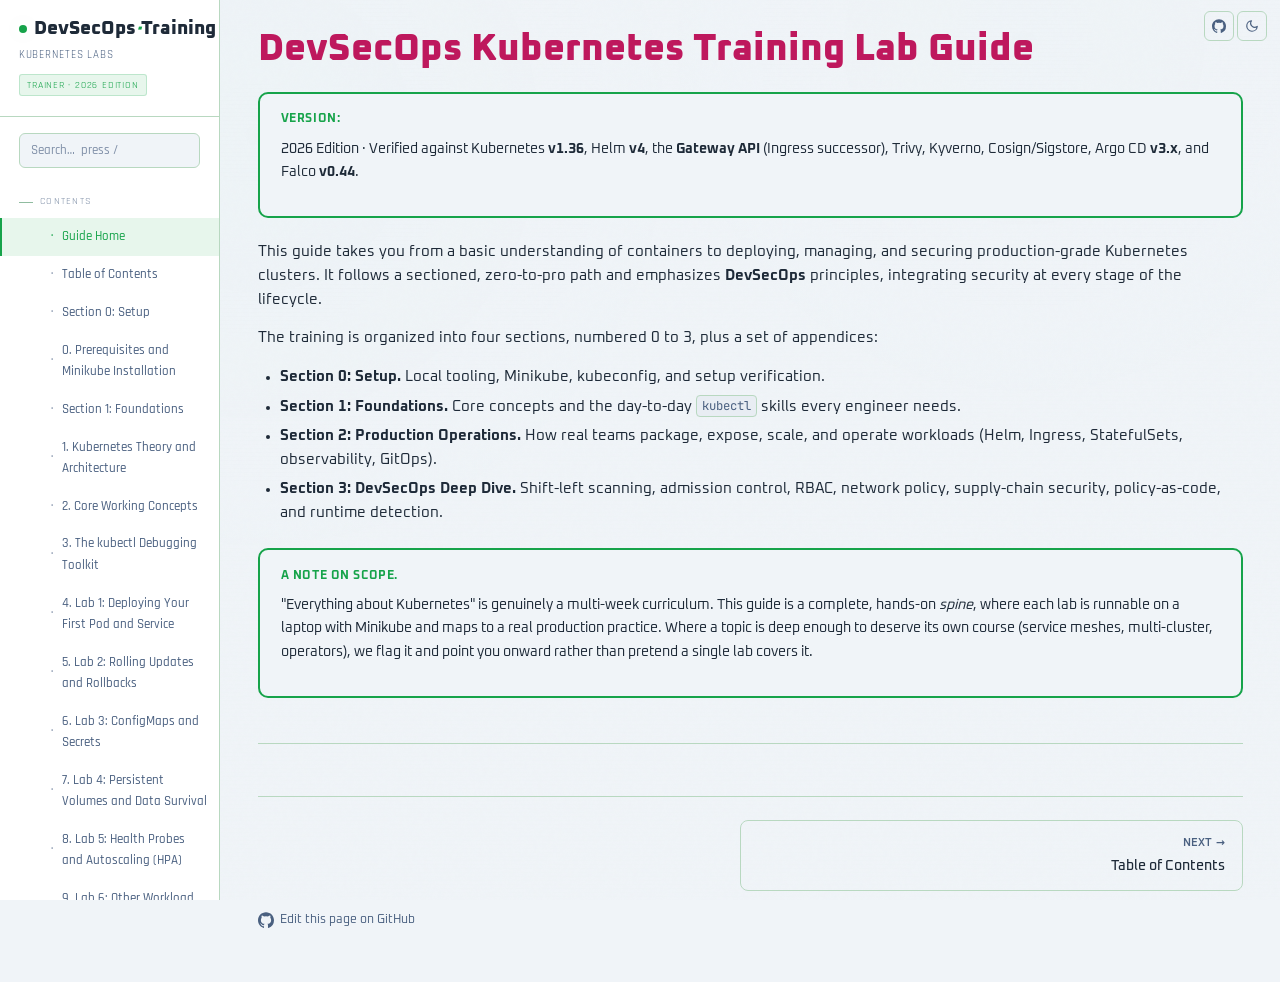
<file: index.html>
<!DOCTYPE html>
<html lang="en" data-theme="light">

<head>
  <meta charset="UTF-8">
  <meta name="viewport" content="width=device-width, initial-scale=1.0">
  <meta name="description" content="Kubernetes DevSecOps Training Lab Guide">
  <title>Kubernetes · Kubernetes Guide Index</title>

  <link rel="icon" type="image/svg+xml"
    href="data:image/svg+xml,%3Csvg xmlns='http://www.w3.org/2000/svg' viewBox='0 0 32 32'%3E%3Crect width='32' height='32' rx='6' fill='%230d1117'/%3E%3Ccircle cx='16' cy='16' r='6' fill='%23ffb627'/%3E%3C/svg%3E">

  <link rel="preconnect" href="https://fonts.googleapis.com">
  <link rel="preconnect" href="https://fonts.gstatic.com" crossorigin>
  <link
    href="https://fonts.googleapis.com/css2?family=Oxanium:wght@400;500;600;700&family=Rajdhani:wght@500;600;700&family=JetBrains+Mono:wght@400;500;700&display=swap"
    rel="stylesheet">
  <link rel="stylesheet" href="css/style.css">
  <link rel="stylesheet" href="css/app.css">

</head>

<body>

  <div class="sidebar-backdrop"></div>

  <a class="icon-btn corner-btn github-corner-btn" id="githubLink" href="https://github.com/bishalcpgn/Kubernetes"
    target="_blank" rel="noopener noreferrer" aria-label="View this project on GitHub"
    title="View on GitHub (open source, contributions welcome)">
    <svg viewBox="0 0 24 24" aria-hidden="true" fill="currentColor">
      <path
        d="M12 .5C5.37.5 0 5.87 0 12.5c0 5.3 3.44 9.8 8.21 11.39.6.11.82-.26.82-.58 0-.29-.01-1.04-.02-2.05-3.34.73-4.04-1.61-4.04-1.61-.55-1.39-1.34-1.76-1.34-1.76-1.09-.75.08-.73.08-.73 1.21.09 1.84 1.24 1.84 1.24 1.07 1.84 2.81 1.31 3.5 1 .11-.78.42-1.31.76-1.61-2.67-.3-5.47-1.34-5.47-5.95 0-1.31.47-2.39 1.24-3.23-.13-.3-.54-1.52.12-3.18 0 0 1.01-.32 3.3 1.23a11.5 11.5 0 0 1 6.01 0c2.29-1.55 3.3-1.23 3.3-1.23.66 1.66.25 2.88.12 3.18.77.84 1.24 1.92 1.24 3.23 0 4.62-2.81 5.64-5.49 5.94.43.37.81 1.1.81 2.22 0 1.6-.01 2.89-.01 3.29 0 .32.22.7.83.58A12 12 0 0 0 24 12.5C24 5.87 18.63.5 12 .5z" />
    </svg>
  </a>

  <button class="icon-btn corner-btn theme-corner-btn" id="themeToggle" aria-label="Toggle theme"></button>

  <div class="app">

    <!-- Reuse the existing sidebar from index.html for consistent navigation -->
    <aside class="sidebar" id="sidebar" aria-label="Main navigation">
      <div class="brand">
        <div class="brand-title">
          <span class="accent-dot"></span>
          <span>DevSecOps<span class="italic-serif text-accent">·</span>Training</span>
        </div>
        <div class="brand-subtitle">Kubernetes Labs</div>
        <span class="brand-edition">Trainer · 2026 Edition</span>
      </div>
      <div class="sidebar-search">
        <input type="search" id="navSearch" placeholder="Search…  press /" aria-label="Filter navigation"
          autocomplete="off">
      </div>
      <nav aria-label="Sidebar navigation">
        <div class="nav-section">
          <div class="nav-section-label">Contents</div>
          <ul class="nav-list">
            <!-- Links will be populated by the rendered Markdown headings if present -->
          </ul>
        </div>
      </nav>
    </aside>

    <main class="content">
      <div class="content-inner">
        <article id="md-root" class="md-content page-markdown">
          <h1 id="devsecops-kubernetes-training-lab-guide">DevSecOps Kubernetes Training Lab Guide</h1>
          <blockquote>
            <p><strong>Version:</strong> 2026 Edition · Verified against Kubernetes <strong>v1.36</strong>, Helm
              <strong>v4</strong>, the <strong>Gateway API</strong> (Ingress successor), Trivy, Kyverno,
              Cosign/Sigstore, Argo CD <strong>v3.x</strong>, and Falco <strong>v0.44</strong>.
            </p>
          </blockquote>
          <p>This guide takes you from a basic understanding of containers to deploying, managing, and securing
            production-grade Kubernetes clusters. It follows a sectioned, zero-to-pro path and emphasizes
            <strong>DevSecOps</strong> principles, integrating security at every stage of the lifecycle.
          </p>
          <p>The training is organized into four sections, numbered 0 to 3, plus a set of appendices:</p>
          <ul>
            <li><strong>Section 0: Setup.</strong> Local tooling, Minikube, kubeconfig, and setup verification.</li>
            <li><strong>Section 1: Foundations.</strong> Core concepts and the day-to-day <code>kubectl</code> skills
              every engineer needs.</li>
            <li><strong>Section 2: Production Operations.</strong> How real teams package, expose, scale, and operate
              workloads (Helm, Ingress, StatefulSets, observability, GitOps).</li>
            <li><strong>Section 3: DevSecOps Deep Dive.</strong> Shift-left scanning, admission control, RBAC, network
              policy, supply-chain security, policy-as-code, and runtime detection.</li>
          </ul>
          <blockquote>
            <p><strong>A note on scope.</strong> "Everything about Kubernetes" is genuinely a multi-week curriculum.
              This guide is a complete, hands-on <em>spine</em>, where each lab is runnable on a laptop with Minikube and maps
              to a real production practice. Where a topic is deep enough to deserve its own course (service meshes,
              multi-cluster, operators), we flag it and point you onward rather than pretend a single lab covers it.</p>
          </blockquote>
          <hr />
          <h2 id="table-of-contents">Table of Contents</h2>
          <h3 id="toc-section-0-setup">Section 0: Setup</h3>
          <ul>
            <li><a href="html/section-0-setup.html#0-prerequisites-and-minikube-installation">0. Prerequisites and Minikube Installation</a></li>
            <li><a href="html/section-0-setup.html#02-install-kubectl">0.2 Install kubectl</a></li>
            <li><a href="html/section-0-setup.html#03-install-minikube">0.3 Install Minikube</a></li>
            <li><a href="html/section-0-setup.html#04-start-minikube">0.4 Starting Minikube</a></li>
            <li><a href="html/section-0-setup.html#06-verifying-the-full-setup">0.6 Verifying the Full Setup</a></li>
          </ul>
          <h3 id="toc-section-1-foundations">Section 1: Foundations</h3>
          <ul>
            <li><a href="html/section-1-foundations.html#1-kubernetes-theory-and-architecture">1. Kubernetes Theory and Architecture</a></li>
            <li><a href="html/section-1-foundations.html#2-core-working-concepts">2. Core Working Concepts</a></li>
            <li><a href="html/section-1-foundations.html#21-namespaces">2.1 Namespaces</a></li>
            <li><a href="html/section-1-foundations.html#resourcequota">2.2 ResourceQuota: Capping Usage Per Namespace</a></li>
            <li><a href="html/section-1-foundations.html#limitrange">2.3 LimitRange: Defaults and Maximums Per Container</a></li>
            <li><a href="html/section-1-foundations.html#22-imperative-vs-declarative">2.4 Imperative vs Declarative</a></li>
            <li><a href="html/section-1-foundations.html#23-resource-requests-limits-and-qos">2.5 Resource Requests and Limits</a></li>
            <li><a href="html/section-1-foundations.html#qos-classes">2.6 QoS Classes: Who Gets Evicted First</a></li>
            <li><a href="html/section-1-foundations.html#24-labels-annotations-and-selectors">2.7 Labels: The Grouping Mechanism</a></li>
            <li><a href="html/section-1-foundations.html#selector-styles">2.8 Selectors: Equality-Based and Set-Based</a></li>
            <li><a href="html/section-1-foundations.html#annotations">2.9 Annotations: Metadata for Tools</a></li>
            <li><a href="html/section-1-foundations.html#25-node-scheduling-taints-tolerations-and-affinity">2.10 Node Scheduling: Taints and Tolerations</a></li>
            <li><a href="html/section-1-foundations.html#affinity-overview">2.11 Affinity: More Expressive Placement Rules</a></li>
            <li><a href="html/section-1-foundations.html#26-multi-container-pods">2.12 Multi-Container Pods: Init Containers and Sidecars</a></li>
            <li><a href="html/section-1-foundations.html#3-the-kubectl-debugging-toolkit">3. The kubectl Debugging Toolkit</a></li>
            <li><a href="html/section-1-foundations.html#4-lab-1-deploying-your-first-pod-and-service">4. Lab 1: Deploying Your First Pod and
                Service</a></li>
            <li><a href="html/section-1-foundations.html#5-lab-2-rolling-updates-and-rollbacks">5. Lab 2: Rolling Updates and Rollbacks</a></li>
            <li><a href="html/section-1-foundations.html#6-lab-3-configmaps-and-secrets">6. Lab 3: ConfigMaps and Secrets</a></li>
            <li><a href="html/section-1-foundations.html#7-lab-4-persistent-volumes-and-data-survival">7. Lab 4: Persistent Volumes and Data
                Survival</a></li>
            <li><a href="html/section-1-foundations.html#8-lab-5-health-probes-and-autoscaling-hpa">8. Lab 5: Health Probes and Autoscaling (HPA)</a>
            </li>
            <li><a href="html/section-1-foundations.html#9-lab-6-other-workload-types-statefulset-daemonset-job-cronjob">9. Lab 6: Other Workload Types
                (StatefulSet, DaemonSet, Job, CronJob)</a></li>
          </ul>
          <h3 id="toc-section-2-production-operations">Section 2: Production Operations</h3>
          <ul>
            <li><a href="html/section-2-production-operations.html#10-lab-7-http-routing-with-the-gateway-api">10. Lab 7: HTTP Routing with the Gateway API</a>
            </li>
            <li><a href="html/section-2-production-operations.html#11-lab-8-packaging-with-helm">11. Lab 8: Packaging with Helm</a></li>
            <li><a href="html/section-2-production-operations.html#12-lab-9-observability-metrics-prometheus-grafana">12. Lab 9: Observability (Metrics,
                Prometheus, Grafana)</a></li>
            <li><a href="html/section-2-production-operations.html#13-lab-10-gitops-with-argo-cd">13. Lab 10: GitOps with Argo CD</a></li>
          </ul>
          <h3 id="toc-section-3-devsecops-deep-dive">Section 3: DevSecOps Deep Dive</h3>
          <ul>
            <li><a href="html/section-3-devsecops-deep-dive.html#14-devsecops-security-theory">14. DevSecOps Security Theory</a></li>
            <li><a href="html/section-3-devsecops-deep-dive.html#15-lab-11-shift-left-scanning-manifests-images-secrets">15. Lab 11: Shift-Left Scanning
                (Manifests, Images, Secrets)</a></li>
            <li><a href="html/section-3-devsecops-deep-dive.html#16-lab-12-pod-security-standards-and-admission">16. Lab 12: Pod Security Standards and
                Admission</a></li>
            <li><a href="html/section-3-devsecops-deep-dive.html#17-lab-13-least-privilege-rbac">17. Lab 13: Least-Privilege RBAC</a></li>
            <li><a href="html/section-3-devsecops-deep-dive.html#18-lab-14-network-microsegmentation">18. Lab 14: Network Microsegmentation</a></li>
            <li><a href="html/section-3-devsecops-deep-dive.html#19-lab-15-policy-as-code-with-kyverno">19. Lab 15: Policy-as-Code with Kyverno</a></li>
            <li><a href="html/section-3-devsecops-deep-dive.html#20-lab-16-supply-chain-security-signing-sboms-verification">20. Lab 16: Supply-Chain Security
                (Signing, SBOMs, Verification)</a></li>
            <li><a href="html/section-3-devsecops-deep-dive.html#21-lab-17-runtime-security-with-falco">21. Lab 17: Runtime Security with Falco</a></li>
          </ul>
          <h3 id="appendices">Appendices</h3>
          <ul>
            <li><a href="html/appendices.html#appendix-a-cleanup-cheatsheet">A. Cleanup Cheatsheet</a></li>
            <li><a href="html/appendices.html#appendix-b-common-errors-and-troubleshooting">B. Common Errors and Troubleshooting</a></li>
            <li><a href="html/appendices.html#appendix-c-what-we-did-not-cover-and-where-to-go-next">C. What We Did Not Cover (and Where to
                Go Next)</a></li>
            <li><a href="html/appendices.html#appendix-d-glossary">D. Glossary</a></li>
          </ul>
          <hr /></article>
      </div>
    </main>

  </div>

  <!-- Scripts: build page sections and sidebar from the embedded static HTML content -->
  <script src="js/app.js" defer></script>
</body>

</html>
</file>
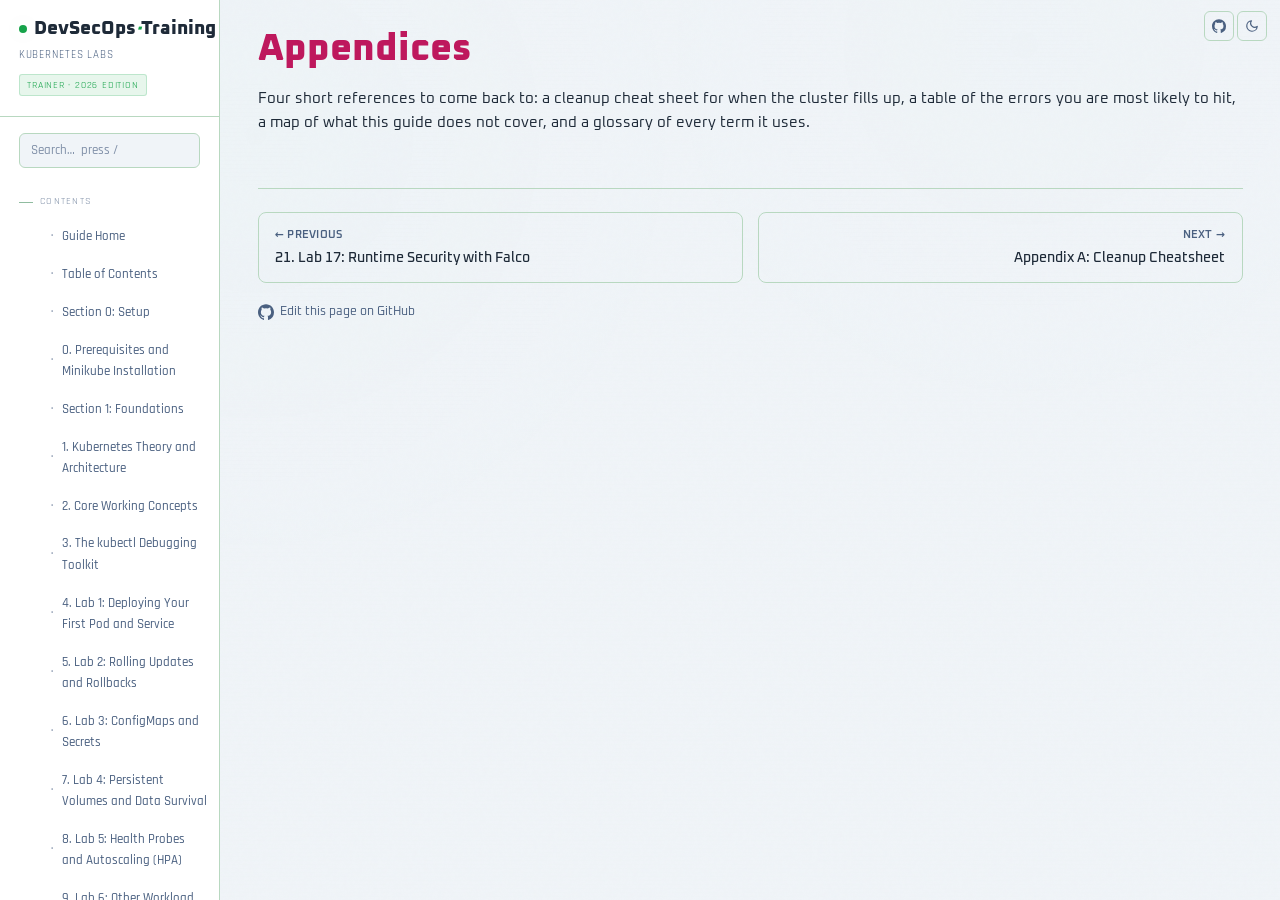
<file: html/appendices.html>
<!DOCTYPE html>
<html lang="en" data-theme="light">

<head>
  <meta charset="UTF-8">
  <meta name="viewport" content="width=device-width, initial-scale=1.0">
  <meta name="description" content="Kubernetes DevSecOps Training Lab Guide">
  <title>Kubernetes · Appendices</title>

  <link rel="icon" type="image/svg+xml"
    href="data:image/svg+xml,%3Csvg xmlns='http://www.w3.org/2000/svg' viewBox='0 0 32 32'%3E%3Crect width='32' height='32' rx='6' fill='%230d1117'/%3E%3Ccircle cx='16' cy='16' r='6' fill='%23ffb627'/%3E%3C/svg%3E">

  <link rel="preconnect" href="https://fonts.googleapis.com">
  <link rel="preconnect" href="https://fonts.gstatic.com" crossorigin>
  <link
    href="https://fonts.googleapis.com/css2?family=Oxanium:wght@400;500;600;700&family=Rajdhani:wght@500;600;700&family=JetBrains+Mono:wght@400;500;700&display=swap"
    rel="stylesheet">
  <link rel="stylesheet" href="../css/style.css">
  <link rel="stylesheet" href="../css/app.css">

</head>

<body>

  <div class="sidebar-backdrop"></div>

  <a class="icon-btn corner-btn github-corner-btn" id="githubLink" href="https://github.com/bishalcpgn/Kubernetes"
    target="_blank" rel="noopener noreferrer" aria-label="View this project on GitHub"
    title="View on GitHub (open source, contributions welcome)">
    <svg viewBox="0 0 24 24" aria-hidden="true" fill="currentColor">
      <path
        d="M12 .5C5.37.5 0 5.87 0 12.5c0 5.3 3.44 9.8 8.21 11.39.6.11.82-.26.82-.58 0-.29-.01-1.04-.02-2.05-3.34.73-4.04-1.61-4.04-1.61-.55-1.39-1.34-1.76-1.34-1.76-1.09-.75.08-.73.08-.73 1.21.09 1.84 1.24 1.84 1.24 1.07 1.84 2.81 1.31 3.5 1 .11-.78.42-1.31.76-1.61-2.67-.3-5.47-1.34-5.47-5.95 0-1.31.47-2.39 1.24-3.23-.13-.3-.54-1.52.12-3.18 0 0 1.01-.32 3.3 1.23a11.5 11.5 0 0 1 6.01 0c2.29-1.55 3.3-1.23 3.3-1.23.66 1.66.25 2.88.12 3.18.77.84 1.24 1.92 1.24 3.23 0 4.62-2.81 5.64-5.49 5.94.43.37.81 1.1.81 2.22 0 1.6-.01 2.89-.01 3.29 0 .32.22.7.83.58A12 12 0 0 0 24 12.5C24 5.87 18.63.5 12 .5z" />
    </svg>
  </a>

  <button class="icon-btn corner-btn theme-corner-btn" id="themeToggle" aria-label="Toggle theme"></button>

  <div class="app">

    <!-- Reuse the existing sidebar from index.html for consistent navigation -->
    <aside class="sidebar" id="sidebar" aria-label="Main navigation">
      <div class="brand">
        <div class="brand-title">
          <span class="accent-dot"></span>
          <span>DevSecOps<span class="italic-serif text-accent">·</span>Training</span>
        </div>
        <div class="brand-subtitle">Kubernetes Labs</div>
        <span class="brand-edition">Trainer · 2026 Edition</span>
      </div>
      <div class="sidebar-search">
        <input type="search" id="navSearch" placeholder="Search…  press /" aria-label="Filter navigation"
          autocomplete="off">
      </div>
      <nav aria-label="Sidebar navigation">
        <div class="nav-section">
          <div class="nav-section-label">Contents</div>
          <ul class="nav-list">
            <!-- Links will be populated by the rendered Markdown headings if present -->
          </ul>
        </div>
      </nav>
    </aside>

    <main class="content">
      <div class="content-inner">
        <article id="md-root" class="md-content page-markdown">
          <h1>Appendices</h1>

          <p>Four short references to come back to: a cleanup cheat sheet for when the cluster fills up, a table of
            the errors you are most likely to hit, a map of what this guide does not cover, and a glossary of every
            term it uses.</p>

          <h2 id="appendix-a-cleanup-cheatsheet">Appendix A: Cleanup Cheatsheet</h2>
          <p>Run after finishing, or any time the cluster feels cluttered. On a single-node Minikube, leftover
            Prometheus/Argo CD/Falco pods will exhaust resources.</p>

          <h3 id="cleanup-by-namespace">Clean up one namespace</h3>

          <p>Start here. These remove a lab's resources without touching the rest of the cluster.</p>
          <div class="cmd-step">
            <div class="cmd-label"><span class="cmd-roman">i</span><span class="cmd-step-title">Empty a namespace but keep the namespace</span></div>
            <pre class="codehilite"><code class="language-bash">kubectl delete all --all -n &lt;namespace&gt;

# Note: "all" does not mean everything. ConfigMaps, Secrets, PVCs, and
# NetworkPolicies survive this.
</code></pre>
          </div>
          <div class="cmd-step">
            <div class="cmd-label"><span class="cmd-roman">ii</span><span class="cmd-step-title">Delete a whole namespace (and everything in it)</span></div>
            <pre class="codehilite"><code class="language-bash">kubectl delete namespace &lt;namespace&gt;

# This removes everything inside it, including the objects the command
# above leaves behind. It can sit in Terminating for a while.
</code></pre>
          </div>
          <div class="cmd-step">
            <div class="cmd-label"><span class="cmd-roman">iii</span><span class="cmd-step-title">Uninstall every Helm release in a namespace</span></div>
            <pre class="codehilite"><code class="language-bash">helm list -n &lt;ns&gt; -q | xargs -r helm uninstall -n &lt;ns&gt;

# helm list -q prints just the release names, which xargs feeds to
# uninstall one at a time. -r stops xargs running if the list is empty.
</code></pre>
          </div>
          <h3 id="cleanup-whole-cluster">Reset the whole cluster</h3>

          <p>When a cluster is too tangled to unpick, rebuilding it takes about two minutes and is often faster than
            hunting for what is still running.</p>

          <div class="cmd-step">
            <div class="cmd-label"><span class="cmd-roman">i</span><span class="cmd-step-title">Wipe the cluster and start fresh</span></div>
            <pre class="codehilite"><code class="language-bash">minikube delete
minikube start --driver=docker --cpus=4 --memory=4096
</code></pre>
          </div>

          <hr />
          <h2 id="appendix-b-common-errors-and-troubleshooting">Appendix B: Common Errors and Troubleshooting</h2>

          <h3 id="errors-by-pod-status">Find your error by Pod status</h3>

          <p>Nearly every failure in this guide announces itself through a Pod status. Find the status you are seeing
            in the first column, and the table gives you the usual cause and the command that confirms it.</p>

          <div class="table-wrap">
            <table>
              <thead>
                <tr>
                  <th>Pod STATUS</th>
                  <th>Most likely cause</th>
                  <th>First commands to run</th>
                </tr>
              </thead>
              <tbody>
                <tr>
                  <td><code>ImagePullBackOff</code> / <code>ErrImagePull</code></td>
                  <td>Wrong image name/tag, private registry without credentials, or rate limit</td>
                  <td><code>kubectl describe pod &lt;p&gt;</code> (read Events)</td>
                </tr>
                <tr>
                  <td><code>CrashLoopBackOff</code></td>
                  <td>App exits/crashes on start (bad config, missing env, failing liveness probe)</td>
                  <td><code>kubectl logs &lt;p&gt; --previous</code></td>
                </tr>
                <tr>
                  <td><code>Pending</code></td>
                  <td>No node has enough CPU/memory, or PVC can't bind</td>
                  <td><code>kubectl describe pod &lt;p&gt;</code>; <code>kubectl get pvc</code>;
                    <code>kubectl top nodes</code>
                  </td>
                </tr>
                <tr>
                  <td><code>CreateContainerConfigError</code></td>
                  <td>References a missing ConfigMap/Secret key</td>
                  <td><code>kubectl describe pod &lt;p&gt;</code></td>
                </tr>
                <tr>
                  <td><code>0/1 Running</code> but not Ready</td>
                  <td>Readiness probe failing</td>
                  <td><code>kubectl describe pod &lt;p&gt;</code>; <code>kubectl logs &lt;p&gt;</code></td>
                </tr>
                <tr>
                  <td>HPA shows <code>&lt;unknown&gt;</code></td>
                  <td>No CPU <strong>requests</strong> set, or metrics-server not ready</td>
                  <td><code>kubectl top pods</code>; check <code>resources.requests</code></td>
                </tr>
                <tr>
                  <td>NetworkPolicy not enforced</td>
                  <td>CNI doesn't support policies (default Minikube CNI)</td>
                  <td>restart with <code>--cni=calico</code></td>
                </tr>
                <tr>
                  <td>Service unreachable</td>
                  <td>Selector labels don't match Pod labels</td>
                  <td><code>kubectl get endpointslices -l kubernetes.io/service-name=&lt;svc&gt;</code> (empty = selector mismatch)</td>
                </tr>
              </tbody>
            </table>
          </div>
          <h3 id="errors-universal-workflow">The workflow that works for anything</h3>

          <p>General workflow for <em>any</em> failure: <strong><code>get</code> → <code>describe</code> (read Events) →
              <code>logs</code></strong>.</p>
          <hr />
          <h2 id="appendix-c-what-we-did-not-cover-and-where-to-go-next">Appendix C: What We Did Not Cover (and Where to Go Next)</h2>
          <h3 id="next-topics">Where to go next</h3>

          <p>This guide is a complete spine, but "all of Kubernetes" is bigger than any single lab set. Strong next
            topics, roughly in order of usefulness:</p>
          <ol class="sec2-indented">
            <li><strong>TLS &amp; certificates</strong>: <code>cert-manager</code> for automatic Let's Encrypt certs on
              your Gateway listeners.</li>
            <li><strong>Service Mesh</strong>: Istio / Linkerd / Cilium for mTLS, traffic shaping, and L7 observability
              between services.</li>
            <li><strong>Advanced networking</strong>: Cilium (eBPF CNI with built-in Gateway API support), and deeper
              Gateway API features (traffic splitting, header routing, <code>GRPCRoute</code>/<code>TCPRoute</code>).
            </li>
            <li><strong>Storage depth</strong>: StorageClasses, CSI drivers, volume snapshots, StatefulSet backups.</li>
            <li><strong>Multi-tenancy &amp; quotas</strong>: ResourceQuota, LimitRange, hierarchical namespaces.</li>
            <li><strong>Operators &amp; CRDs</strong>: extending Kubernetes with custom controllers (Operator SDK /
              Kubebuilder).</li>
            <li><strong>Cluster lifecycle</strong>: managed clusters (EKS/GKE/AKS), upgrades, version-skew,
              <code>kubeadm</code>.
            </li>
            <li><strong>Progressive delivery</strong>: Argo Rollouts / Flagger for canary and blue-green deploys.</li>
            <li><strong>Cost &amp; autoscaling</strong>: Cluster Autoscaler, Karpenter, VPA, KEDA (event-driven
              scaling).</li>
            <li><strong>DR &amp; backup</strong>: Velero for cluster backup and migration.</li>
            <li><strong>Deeper supply chain</strong>: full SLSA framework, in-toto attestations, admission with the
              Sigstore Policy Controller.</li>
          </ol>
          <blockquote>
            <p>A practical capstone: combine the labs into one secured pipeline, Git repo → CI runs Trivy + Cosign
              signing → Argo CD deploys → Kyverno enforces signatures + PSS → Falco watches at runtime →
              Prometheus/Grafana observe. That end-to-end loop <em>is</em> production DevSecOps.</p>
          </blockquote>
          <hr />
          <h2 id="appendix-d-glossary">Appendix D: Glossary</h2>
          <h3 id="glossary-terms">Every term used in this guide</h3>

          <p>A quick lookup for every term and tool used in this guide. Where a concept has a full explanation, the
            relevant section is noted.</p>
          <p><strong>Admission controller</strong>: code in the API server that inspects an object before it's saved,
            and can accept, reject, or modify it. The enforcement point for PSA, Kyverno, and signature checks. (Sec.
            14)</p>
            <p><strong>Argo CD</strong>: a GitOps controller that continuously syncs the cluster to a Git repo. (Section
            2 Concepts, Lab 10)</p>
          <p><strong>CNI (Container Network Interface)</strong>: the plugin standard that provides Pod networking; also
            enforces NetworkPolicies. Examples: Calico, Cilium, Flannel. (Lab 14)</p>
          <p><strong>ClusterRole / Role</strong>: RBAC objects granting permissions cluster-wide / within one namespace.
            (Sec. 14, Lab 13)</p>
          <p><strong>Container runtime</strong>: the software that actually runs containers on a node (containerd,
            CRI-O). (Sec. 1)</p>
          <p><strong>Controller</strong>: software that watches objects and continuously drives actual state toward
            desired state. The core pattern of Kubernetes. (Sec. 1, Section 2 Concepts)</p>
          <p><strong>Cosign</strong>: CLI for signing and verifying container images, part of Sigstore. (Sec. 14, Lab
            16)</p>
          <p><strong>CRD (Custom Resource Definition)</strong>: a way to teach the cluster a new object type, used by
            nearly every ecosystem tool. (Section 2 intro)</p>
          <p><strong>CVE (Common Vulnerabilities and Exposures)</strong>: a publicly catalogued security flaw with a
            unique ID. Trivy scans for these. (Sec. 14, Lab 11)</p>
          <p><strong>DaemonSet</strong>: a controller that runs exactly one Pod per node; used for node-level agents
            like Falco. (Lab 6, Lab 17)</p>
          <p><strong>Deployment</strong>: the standard controller for stateless apps; manages ReplicaSets, rollouts, and
            rollbacks. (Sec. 1, Lab 1)</p>
          <p><strong>Drift</strong>: when the live cluster differs from the desired state in Git; GitOps tools detect
            and revert it. (Lab 10)</p>
          <p><strong>eBPF</strong>: Linux kernel technology to safely run small observation programs in the kernel; used
            by Falco and modern CNIs. (Lab 17, Sec. 14)</p>
          <p><strong>Exporter</strong>: a small adapter exposing a system's metrics in Prometheus format. (Lab 9)</p>
          <p><strong>Falco</strong>: runtime security tool that watches syscalls via eBPF and alerts on suspicious
            behavior. (Sec. 14, Lab 17)</p>
          <p><strong>Fulcio</strong>: Sigstore's certificate authority issuing short-lived, identity-bound signing certs
            (enables keyless signing). (Sec. 14, Lab 16)</p>
          <p><strong>Gateway API</strong>: the modern CRD-based standard for L7 HTTP routing; replaces the frozen
            Ingress API. Objects: GatewayClass, Gateway, HTTPRoute. (Lab 7)</p>
          <p><strong>GitOps</strong>: operating model where Git is the source of truth and software continuously
            reconciles the cluster to match it. (Lab 10)</p>
          <p><strong>Grafana</strong>: dashboard/visualization tool, usually layered on Prometheus data. (Lab 9)</p>
          <p><strong>Helm</strong>: the Kubernetes package manager; installs/upgrades/rolls back applications packaged
            as charts. (Lab 8)</p>
          <p><strong>Helm chart / repo / release / values</strong>: a chart is a versioned package; a repo hosts charts;
            a release is one installed instance; values are its configuration knobs. (Lab 8)</p>
          <p><strong>HPA (Horizontal Pod Autoscaler)</strong>: scales Pod count up/down based on metrics like CPU; needs
            resource requests to work. (Sec. 2.3, Lab 5)</p>
          <p><strong>Ingress</strong>: the legacy L7 routing object, now frozen; superseded by the Gateway API. (Lab 7)
          </p>
          <p><strong>Kyverno</strong>: a YAML-based policy engine / admission controller for
            validate/mutate/generate/verify rules. (Sec. 14, Lab 15)</p>
          <p><strong>metrics-server</strong>: lightweight current-CPU/memory collector that powers
            <code>kubectl top</code> and the HPA. (Lab 5, Lab 9)
          </p>
          <p><strong>Namespace</strong>: a virtual partition of a cluster for isolation, quota, and access control.
            (Sec. 2.1)</p>
          <p><strong>NetworkPolicy</strong>: pod-level firewall rule; enforced by the CNI. (Sec. 14, Lab 14)</p>
          <p><strong>OCI (Open Container Initiative)</strong>: the open standard for container image format and
            registries (Docker Hub, GHCR). (Lab 16)</p>
          <p><strong>OIDC (OpenID Connect)</strong>: identity standard that proves who you are via an existing account
            (Google, GitHub). (Lab 16)</p>
          <p><strong>Operator</strong>: a custom controller that runs in the cluster and manages a specific
            application the way a human operator would, using CRDs to define the objects it watches. The Prometheus
            operator and the Trivy Operator are both examples. (Lab 9, Lab 11)</p>
          <p><strong>PV / PVC (PersistentVolume / PersistentVolumeClaim)</strong>: cluster storage / a workload's
            request for storage. (Sec. 3.1, Lab 4)</p>
          <p><strong>Pod</strong>: the smallest deployable unit; one or more containers sharing an IP and volumes. (Sec.
            1)</p>
          <p><strong>Prometheus</strong>: time-series metrics database that scrapes and stores metrics; queried with
            PromQL. (Lab 9)</p>
          <p><strong>PSS / PSA (Pod Security Standards / Admission)</strong>: three built-in security profiles, and the
            admission controller that enforces them per namespace. (Sec. 14, Lab 12)</p>
          <p><strong>RBAC (Role-Based Access Control)</strong>: least-privilege permissions for users and
            ServiceAccounts. (Sec. 14, Lab 13)</p>
          <p><strong>Rekor</strong>: Sigstore's public, tamper-evident transparency log of signatures. (Sec. 14, Lab 16)
          </p>
          <p><strong>ReplicaSet</strong>: keeps a desired number of identical Pods running; managed by Deployments.
            (Sec. 1)</p>
          <p><strong>SBOM (Software Bill of Materials)</strong>: a full inventory of what's inside an image; format e.g.
            CycloneDX. (Sec. 14, Lab 16)</p>
          <p><strong>Service</strong>: a stable virtual IP/DNS name load-balancing across a set of Pods. Types:
            ClusterIP, NodePort, LoadBalancer. (Sec. 1, Lab 1)</p>
          <p><strong>ServiceAccount</strong>: the identity a Pod runs as, used for RBAC and authenticating to the API.
            (Sec. 14, Lab 13)</p>
          <p><strong>Sigstore</strong>: the umbrella project (Cosign + Fulcio + Rekor) for software signing and
            verification. (Sec. 14, Lab 16)</p>
          <p><strong>StatefulSet / Job / CronJob</strong>: controllers for stable-identity workloads / run-to-completion
            tasks / scheduled tasks. (Lab 6)</p>
          <p><strong>Supply-chain security</strong>: proving deployed software is exactly what your pipeline built.
            (Sec. 14, Lab 16)</p>
          <p><strong>Traefik</strong>: a modern reverse proxy / load balancer used here as a Gateway API controller and
            Helm demo. (Labs 7-8)</p>
          <p><strong>Trivy</strong>: open-source scanner for image CVEs, misconfigurations, secrets, and SBOMs. (Sec.
            14, Lab 11)</p>
          <hr />
          <p><em>End of guide. Tested against Kubernetes v1.36, Helm v4, Argo CD v3.x, Falco v0.44, plus current Trivy,
              Kyverno, and Cosign releases (2026). Pin all tool/chart versions to specific releases for reproducible,
              supply-chain-safe deployments.</em></p>
        </article>
      </div>
    </main>

  </div>

  <!-- Scripts: build page sections and sidebar from the embedded static HTML content -->
  <script src="../js/app.js" defer></script>

  <script>
    window.addEventListener('load', function () {
      [
        'appendix-d-glossary',
        'appendix-a-cleanup-cheatsheet',
        'appendix-c-what-we-did-not-cover-and-where-to-go-next',
        'appendix-b-common-errors-and-troubleshooting'
      ].forEach(function (id) {
        var section = document.getElementById(id);
        if (!section || !section.classList.contains('page-section')) return;
        section.classList.add('styled-section');
        var inH4 = false;
        Array.from(section.children).forEach(function (el) {
          if (el.matches('h3')) { inH4 = false; return; }
          if (el.matches('h4')) { inH4 = true; return; }
          if (inH4 && !el.matches('.cmd-step')) el.classList.add('sec2-indented');
        });
      });
    });
  </script>
</body>

</html>
</file>
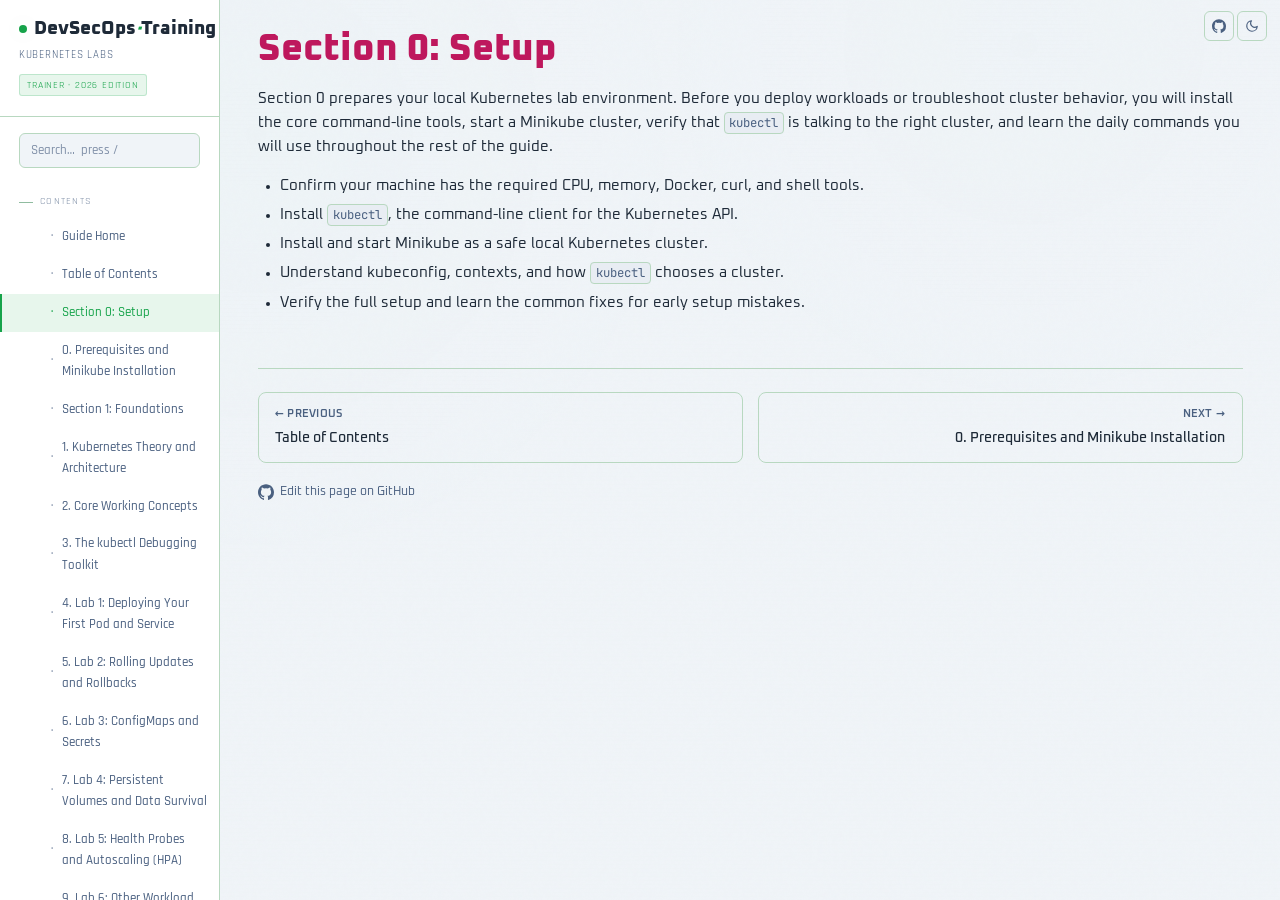
<file: html/section-0-setup.html>
<!DOCTYPE html>
<html lang="en" data-theme="light">

<head>
  <meta charset="UTF-8">
  <meta name="viewport" content="width=device-width, initial-scale=1.0">
  <meta name="description" content="Kubernetes DevSecOps Training Lab Guide">
  <title>Kubernetes · Section 0: Setup</title>

  <link rel="icon" type="image/svg+xml"
    href="data:image/svg+xml,%3Csvg xmlns='http://www.w3.org/2000/svg' viewBox='0 0 32 32'%3E%3Crect width='32' height='32' rx='6' fill='%230d1117'/%3E%3Ccircle cx='16' cy='16' r='6' fill='%23ffb627'/%3E%3C/svg%3E">

  <link rel="preconnect" href="https://fonts.googleapis.com">
  <link rel="preconnect" href="https://fonts.gstatic.com" crossorigin>
  <link
    href="https://fonts.googleapis.com/css2?family=Caveat:wght@400;700&family=Oxanium:wght@400;500;600;700&family=Rajdhani:wght@500;600;700&family=JetBrains+Mono:wght@400;500;700&display=swap"
    rel="stylesheet">
  <link rel="stylesheet" href="../css/style.css">
  <link rel="stylesheet" href="../css/app.css">

</head>

<body>

  <div class="sidebar-backdrop"></div>

  <a class="icon-btn corner-btn github-corner-btn" id="githubLink" href="https://github.com/bishalcpgn/Kubernetes"
    target="_blank" rel="noopener noreferrer" aria-label="View this project on GitHub"
    title="View on GitHub (open source, contributions welcome)">
    <svg viewBox="0 0 24 24" aria-hidden="true" fill="currentColor">
      <path
        d="M12 .5C5.37.5 0 5.87 0 12.5c0 5.3 3.44 9.8 8.21 11.39.6.11.82-.26.82-.58 0-.29-.01-1.04-.02-2.05-3.34.73-4.04-1.61-4.04-1.61-.55-1.39-1.34-1.76-1.34-1.76-1.09-.75.08-.73.08-.73 1.21.09 1.84 1.24 1.84 1.24 1.07 1.84 2.81 1.31 3.5 1 .11-.78.42-1.31.76-1.61-2.67-.3-5.47-1.34-5.47-5.95 0-1.31.47-2.39 1.24-3.23-.13-.3-.54-1.52.12-3.18 0 0 1.01-.32 3.3 1.23a11.5 11.5 0 0 1 6.01 0c2.29-1.55 3.3-1.23 3.3-1.23.66 1.66.25 2.88.12 3.18.77.84 1.24 1.92 1.24 3.23 0 4.62-2.81 5.64-5.49 5.94.43.37.81 1.1.81 2.22 0 1.6-.01 2.89-.01 3.29 0 .32.22.7.83.58A12 12 0 0 0 24 12.5C24 5.87 18.63.5 12 .5z" />
    </svg>
  </a>

  <button class="icon-btn corner-btn theme-corner-btn" id="themeToggle" aria-label="Toggle theme"></button>

  <div class="app">

    <!-- Reuse the existing sidebar from index.html for consistent navigation -->
    <aside class="sidebar" id="sidebar" aria-label="Main navigation">
      <div class="brand">
        <div class="brand-title">
          <span class="accent-dot"></span>
          <span>DevSecOps<span class="italic-serif text-accent">·</span>Training</span>
        </div>
        <div class="brand-subtitle">Kubernetes Labs</div>
        <span class="brand-edition">Trainer · 2026 Edition</span>
      </div>
      <div class="sidebar-search">
        <input type="search" id="navSearch" placeholder="Search…  press /" aria-label="Filter navigation"
          autocomplete="off">
      </div>
      <nav aria-label="Sidebar navigation">
        <div class="nav-section">
          <div class="nav-section-label">Contents</div>
          <ul class="nav-list">
            <!-- Links will be populated by the rendered Markdown headings if present -->
          </ul>
        </div>
      </nav>
    </aside>

    <main class="content">
      <div class="content-inner">
        <article id="md-root" class="md-content page-markdown">
          <h1 id="section-0-setup-overview">Section 0: Setup</h1>

          <p>
            Section 0 prepares your local Kubernetes lab environment. Before you deploy workloads or troubleshoot
            cluster behavior, you will install the core command-line tools, start a Minikube cluster, verify that
            <code>kubectl</code> is talking to the right cluster, and learn the daily commands you will use throughout
            the rest of the guide.
          </p>
          <ul>
            <li>Confirm your machine has the required CPU, memory, Docker, curl, and shell tools.</li>
            <li>Install <code>kubectl</code>, the command-line client for the Kubernetes API.</li>
            <li>Install and start Minikube as a safe local Kubernetes cluster.</li>
            <li>Understand kubeconfig, contexts, and how <code>kubectl</code> chooses a cluster.</li>
            <li>Verify the full setup and learn the common fixes for early setup mistakes.</li>
          </ul>

          <h2 id="0-prerequisites-and-minikube-installation">0. Prerequisites and Minikube Installation</h2>

          <p>
            Before writing a single line of Kubernetes YAML, you need a working local cluster and the command-line tool
            to talk to it.
            This section walks you through every step from a fresh Linux machine to a fully running Kubernetes cluster
            on your laptop,
            explaining what each command does and why it is needed. By the end of this section you will understand not
            just <em>how</em>
            to set things up, but <em>what is actually running</em> on your machine.
          </p>

          <blockquote><strong>Why do you need a local cluster at all?</strong>

            <p>
              Kubernetes runs in data centers, cloud providers, and edge devices. But experimenting directly on a
              production or shared
              cluster is expensive and risky. A local cluster on your laptop gives you a safe, free, isolated
              environment where you can
              break things, learn from errors, and rebuild in seconds. Everything you learn here transfers directly to
              any real cluster.
            </p>
          </blockquote>

          <h3 id="00-what-you-are-installing">0.0 What You Are Actually Installing</h3>

          <p>Two tools are required (labeled <strong>A</strong> and <strong>B</strong> below). Understanding what each
            one does prevents a lot of early confusion.</p>

          <h4 id="kubectl-explained">kubectl: The Kubernetes Command-Line Client</h4>

          <p>
            <code>kubectl</code> (pronounced "cube-control", "cube-C-T-L", or "cube-cuttle") is the official
            command-line interface for Kubernetes. It is a single binary that does one job, translating your commands
            into HTTPS requests and sending them to a Kubernetes API server.
          </p>

          <p>
            When you type <code>kubectl get pods</code>, kubectl reads a configuration file called
            <strong>kubeconfig</strong>
            (located at <code>~/.kube/config</code> by default), finds the address of the API server and the credentials
            to use,
            constructs an HTTPS GET request to the API server's <code>/api/v1/namespaces/default/pods</code> endpoint,
            and then
            formats the JSON response into the table you see in your terminal. kubectl itself does not run any
            containers or make
            any scheduling decisions. It is purely a client that speaks the Kubernetes API.
          </p>

          <figure class="k8s-figure" aria-labelledby="fig0-1-cap">
            <svg viewBox="0 0 800 322" role="img" xmlns="http://www.w3.org/2000/svg"
              aria-label="Sequence diagram: shell sends kubectl command, kubectl sends HTTPS to the API server, JSON response returns as a table">
              <defs>
                <marker id="kfReq1" markerWidth="10" markerHeight="10" refX="7" refY="3.5" orient="auto"
                  markerUnits="userSpaceOnUse">
                  <path d="M0,0 L8,3.5 L0,7 Z" class="kf-head-net" />
                </marker>
                <marker id="kfRes1" markerWidth="10" markerHeight="10" refX="7" refY="3.5" orient="auto"
                  markerUnits="userSpaceOnUse">
                  <path d="M0,0 L8,3.5 L0,7 Z" class="kf-head-res" />
                </marker>
              </defs>

              <!-- actor header cards -->
              <rect x="46" y="14" width="148" height="50" rx="11" class="kf-pill-outer" />
              <text x="120" y="36" text-anchor="middle" font-size="17" class="kf-h kf-net-t">You</text>
              <text x="120" y="53" text-anchor="middle" font-size="12" class="kf-muted">your shell</text>

              <rect x="326" y="14" width="148" height="50" rx="11" class="kf-pill-outer" />
              <text x="400" y="36" text-anchor="middle" font-size="17" class="kf-h kf-net-t">kubectl</text>
              <text x="400" y="53" text-anchor="middle" font-size="12" class="kf-muted">HTTPS client</text>

              <rect x="586" y="14" width="188" height="50" rx="11" class="kf-pill-outer" />
              <text x="680" y="35" text-anchor="middle" font-size="16" class="kf-h kf-net-t">Kubernetes API</text>
              <text x="680" y="52" text-anchor="middle" font-size="12" class="kf-muted">server · :8443</text>

              <!-- lifelines -->
              <line x1="120" y1="66" x2="120" y2="300" class="kf-life" />
              <line x1="400" y1="66" x2="400" y2="300" class="kf-life" />
              <line x1="680" y1="66" x2="680" y2="300" class="kf-life" />

              <!-- 1: You -> kubectl (request) -->
              <text x="260" y="98" text-anchor="middle" font-size="14.5" class="kf-mono">kubectl get pods</text>
              <line x1="120" y1="108" x2="394" y2="108" class="kf-flow-net" marker-end="url(#kfReq1)" />

              <!-- 2: kubectl -> API (request) -->
              <text x="540" y="146" text-anchor="middle" font-size="14.5" class="kf-mono">GET /api/v1/…/pods</text>
              <text x="540" y="162" text-anchor="middle" font-size="13" class="kf-mono kf-muted">Authorization: Bearer …</text>
              <line x1="400" y1="174" x2="674" y2="174" class="kf-flow-net" marker-end="url(#kfReq1)" />

              <!-- 3: API -> kubectl (response) -->
              <text x="540" y="218" text-anchor="middle" font-size="14.5" class="kf-mono kf-net-t">200 OK · JSON list</text>
              <line x1="680" y1="228" x2="406" y2="228" class="kf-flow-res" marker-end="url(#kfRes1)" />

              <!-- 4: kubectl -> You (response) -->
              <text x="260" y="272" text-anchor="middle" font-size="14.5" class="kf-mono kf-net-t">NAME · READY · STATUS …</text>
              <line x1="400" y1="282" x2="126" y2="282" class="kf-flow-res" marker-end="url(#kfRes1)" />
            </svg>
            <figcaption id="fig0-1-cap">Figure 0.1: kubectl request flow.</figcaption>
          </figure>

          <h4 id="minikube-explained">Minikube: A Local Kubernetes Cluster in a Container</h4>

          <p>
            Minikube is a tool that creates a fully functional Kubernetes cluster on your local machine, intended for
            learning and
            development. By default it uses Docker as its "driver", which means it starts a Docker container and runs
            the entire Kubernetes control plane and a worker node inside that container. The control plane is the set
            of processes that store cluster state and decide what runs where, and a worker node is a machine that
            actually runs your containers.
          </p>

          <p>
            It is important to understand this layering. When you run <code>minikube start --driver=docker</code>, the
            following
            happens on your machine:
          </p>

          <figure class="k8s-figure" aria-labelledby="fig0-2-cap">
            <svg viewBox="0 0 820 462" role="img" xmlns="http://www.w3.org/2000/svg"
              aria-label="Minikube runs the full Kubernetes control plane and worker node inside a single Docker container">
              <defs>
                <marker id="kfReq2" markerWidth="10" markerHeight="10" refX="7" refY="3.5" orient="auto"
                  markerUnits="userSpaceOnUse">
                  <path d="M0,0 L8,3.5 L0,7 Z" class="kf-head-net" />
                </marker>
              </defs>

              <!-- machine > docker > container nesting (full width) -->
              <rect x="18" y="14" width="784" height="320" rx="16" class="kf-outer kf-fill-cool" />
              <text x="40" y="40" font-size="15" class="kf-h kf-muted">Your Machine (Linux / macOS / Windows)</text>

              <rect x="42" y="58" width="736" height="262" rx="14" class="kf-layer kf-purple kf-fill-warm" />
              <text x="64" y="84" font-size="15" class="kf-h kf-purple-t">Docker Engine</text>

              <rect x="66" y="104" width="688" height="200" rx="12" class="kf-container kf-purple" />
              <text x="88" y="130" font-size="14.5" class="kf-h kf-net-t">minikube container (control plane + worker node)</text>

              <!-- component pills, row 1: control-plane (blue), row 2: node (mint) -->
              <g text-anchor="middle">
                <rect x="88" y="148" width="149" height="56" rx="9" class="kf-pill-api" />
                <text x="162" y="172" font-size="13.5" class="kf-mono kf-h kf-net-t">etcd</text>
                <text x="162" y="189" font-size="11" class="kf-muted">cluster state store</text>

                <rect x="253" y="148" width="149" height="56" rx="9" class="kf-pill-api" />
                <text x="328" y="172" font-size="13.5" class="kf-mono kf-h kf-net-t">kube-scheduler</text>
                <text x="328" y="189" font-size="11" class="kf-muted">places pods</text>

                <rect x="418" y="148" width="149" height="56" rx="9" class="kf-pill-api" />
                <text x="492" y="172" font-size="12.5" class="kf-mono kf-h kf-net-t">controller-manager</text>
                <text x="492" y="189" font-size="11" class="kf-muted">reconcile loops</text>

                <rect x="583" y="148" width="149" height="56" rx="9" class="kf-pill-api" />
                <text x="658" y="172" font-size="13.5" class="kf-mono kf-h kf-net-t">kindnet (CNI)</text>
                <text x="658" y="189" font-size="11" class="kf-muted">pod networking</text>

                <rect x="88" y="216" width="149" height="56" rx="9" class="kf-pill-node" />
                <text x="162" y="240" font-size="13.5" class="kf-mono kf-h kf-net-t">kube-apiserver</text>
                <text x="162" y="257" font-size="11" class="kf-muted">API · :8443</text>

                <rect x="253" y="216" width="149" height="56" rx="9" class="kf-pill-node" />
                <text x="328" y="240" font-size="13.5" class="kf-mono kf-h kf-net-t">kubelet</text>
                <text x="328" y="257" font-size="11" class="kf-muted">node agent</text>

                <rect x="418" y="216" width="149" height="56" rx="9" class="kf-pill-node" />
                <text x="492" y="240" font-size="13.5" class="kf-mono kf-h kf-net-t">kube-proxy</text>
                <text x="492" y="257" font-size="11" class="kf-muted">network rules</text>

                <rect x="583" y="216" width="149" height="56" rx="9" class="kf-pill-node" />
                <text x="658" y="240" font-size="13.5" class="kf-mono kf-h kf-net-t">containerd</text>
                <text x="658" y="257" font-size="11" class="kf-muted">container runtime</text>
              </g>

              <text x="492" y="292" text-anchor="middle" font-size="11.5" class="kf-muted">Docker-in-Docker: containerd runs your application containers inside this single node</text>

              <!-- kubectl sits below the architecture; one straight arrow up into the API server -->
              <line x1="162" y1="378" x2="162" y2="276" class="kf-flow-net" marker-end="url(#kfReq2)" />
              <text x="178" y="352" text-anchor="start" font-size="12" class="kf-mono kf-net-t">kubectl get pods</text>
              <text x="178" y="366" text-anchor="start" font-size="11.5" class="kf-mono kf-muted">HTTPS · :8443</text>

              <rect x="88" y="380" width="149" height="60" rx="12" class="kf-pill-outer" />
              <text x="162" y="408" text-anchor="middle" font-size="17" class="kf-h kf-net-t">kubectl</text>
              <text x="162" y="427" text-anchor="middle" font-size="11" class="kf-mono kf-muted">/usr/local/bin/kubectl</text>

              <text x="490" y="416" text-anchor="middle" font-size="12" class="kf-muted">minikube writes the API server address + client cert to ~/.kube/config</text>
            </svg>
            <figcaption id="fig0-2-cap">Figure 0.2: Minikube docker-driver architecture.</figcaption>
          </figure>

          <p>
            Minikube also manages a few extra conveniences. It installs a CNI (Container Network Interface) plugin so
            that Pods can reach each other, where a Pod is the smallest unit Kubernetes schedules: one or more
            containers that share a single IP address. It can enable add-ons such as an Ingress controller, the
            component that routes outside HTTP traffic into the cluster, or the Kubernetes Dashboard. It also provides
            the <code>minikube tunnel</code> command, which stands in for the cloud load balancer that a
            <code>LoadBalancer</code> Service would normally be given.
          </p>

          <blockquote class="warning"><strong>Minikube is for learning and development only</strong>

            <p>
              Minikube runs a single-node cluster. In production you always have at least three control-plane nodes (for
              high
              availability) and separate worker nodes. Minikube intentionally collapses everything into one machine so
              you can
              run it on a laptop. The Kubernetes concepts and commands are identical, but do not use Minikube to run
              real workloads.
            </p>
          </blockquote>

          <h3 id="01-prerequisites-check">0.1 Prerequisites Check</h3>

          <p>Before installing anything, verify your environment meets the minimum requirements.</p>

          <h4 id="hardware-requirements">Hardware Requirements</h4>

          <ol class="sec2-indented">
            <li><strong>CPU:</strong> at least 2 cores available (4 recommended). Kubernetes control-plane components
              are not heavy,
              but later labs add Prometheus, Argo CD, Calico, and Falco, all of which need headroom.</li>
            <li><strong>RAM:</strong> at least 4 GB free for Minikube (8 GB recommended for the full lab series). If
              your machine
              has 8 GB total, close other applications while running labs.</li>
            <li><strong>Disk:</strong> at least 20 GB free. Container images accumulate quickly.</li>
            <li><strong>Network:</strong> internet access during installation (images are pulled from Docker Hub and
              gcr.io).</li>
          </ol>

          <h4 id="check-docker">Check Docker</h4>

          <p>
            Docker must be installed and running, and your user must be in the <code>docker</code> group so that
            Minikube can create
            containers without <code>sudo</code>.
          </p>

          <div class="cmd-step">
            <div class="cmd-label"><span class="cmd-roman">i</span><span class="cmd-step-title">Check Docker is installed</span></div>
            <pre class="codehilite"><code class="language-bash">docker --version</code></pre>
          </div>
          <div class="cmd-step">
            <div class="cmd-label"><span class="cmd-roman">ii</span><span class="cmd-step-title">Check the Docker daemon is running</span></div>
            <pre class="codehilite"><code class="language-bash">docker info
# If this errors: sudo systemctl start docker</code></pre>
          </div>
          <div class="cmd-step">
            <div class="cmd-label"><span class="cmd-roman">iii</span><span class="cmd-step-title">Verify Docker can run a container</span></div>
            <pre class="codehilite"><code class="language-bash">docker run --rm hello-world
# Expect: "Hello from Docker!"</code></pre>
          </div>
          <div class="cmd-step">
            <div class="cmd-label"><span class="cmd-roman">iv</span><span class="cmd-step-title">Let Minikube use Docker without sudo</span></div>
            <pre class="codehilite"><code class="language-bash">sudo usermod -aG docker $USER
# Log out and back in, or run: newgrp docker</code></pre>
          </div>

          <blockquote><strong>Why does Minikube need Docker without sudo?</strong>

            <p>
              Minikube runs as your regular user and spawns Docker containers to create the cluster. If Docker requires
              root
              privileges, Minikube cannot create the cluster node container. Adding your user to the <code>docker</code>
              group
              delegates container management permissions to your user without requiring every command to use
              <code>sudo</code>.
            </p>
          </blockquote>

          <h4 id="check-curl">Check curl and other utilities</h4>

          <p>These commands confirm the download and checksum tools used later in this section are present.</p>

          <div class="cmd-step">
            <div class="cmd-label"><span class="cmd-roman">i</span><span class="cmd-step-title">Check curl is installed</span></div>
            <pre class="codehilite"><code class="language-bash">curl --version</code></pre>
          </div>
          <div class="cmd-step">
            <div class="cmd-label"><span class="cmd-roman">ii</span><span class="cmd-step-title">Check sha256sum is installed</span></div>
            <pre class="codehilite"><code class="language-bash">sha256sum --version</code></pre>
          </div>
          <div class="cmd-step">
            <div class="cmd-label"><span class="cmd-roman">iii</span><span class="cmd-step-title">Install curl if missing</span></div>
            <pre class="codehilite"><code class="language-bash">sudo apt-get install -y curl         # Debian/Ubuntu
sudo dnf install -y curl             # Fedora/RHEL</code></pre>
          </div>

          <h4 id="os-notes">Operating System Notes</h4>

          <p><strong>This guide uses Linux (x86-64)</strong></p>

            <p>
              All installation commands below target <strong>Linux on x86-64</strong> (also called amd64). If you are on
              a different
              platform, use the appropriate alternative:
            </p>
            <ol class="sec2-indented">
              <li><strong>macOS (Intel or Apple Silicon):</strong> install both tools with Homebrew:
                <code>brew install kubectl minikube</code>. Homebrew automatically picks the right architecture.
              </li>
              <li><strong>Windows 10/11:</strong> use WSL2 (Windows Subsystem for Linux) with an Ubuntu distribution,
                then follow
                the Linux instructions inside WSL2. Alternatively, use <code>winget install Kubernetes.kubectl</code>
                and
                <code>winget install Kubernetes.minikube</code> in PowerShell.
              </li>
              <li><strong>Linux ARM64 (Raspberry Pi, AWS Graviton, Apple M-series in a VM):</strong> replace
                <code>amd64</code>
                with <code>arm64</code> in all download URLs below.
              </li>
            </ol>
            <p>Once installed, all <code>kubectl</code> and <code>minikube</code> commands in this guide are identical
              regardless
              of your operating system.</p>

          <h3 id="02-install-kubectl">0.2 Install kubectl</h3>

          <p>
            kubectl is distributed as a single static binary. There is no package to install, no dependency to resolve.
            You
            download the binary, verify it, and move it to a directory in your <code>PATH</code>.
          </p>

          <h4 id="kubectl-download-and-verify">Download, Verify, and Install</h4>

          <p>These commands download the kubectl binary, verify its checksum, and install it into your PATH.</p>

          <div class="cmd-step">
            <div class="cmd-label"><span class="cmd-roman">i</span><span class="cmd-step-title">Find the latest stable kubectl version</span></div>
            <pre class="codehilite"><code class="language-bash">KUBECTL_VERSION=$(curl -L -s https://dl.k8s.io/release/stable.txt)
echo "Will install: $KUBECTL_VERSION"</code></pre>
          </div>
          <div class="cmd-step">
            <div class="cmd-label"><span class="cmd-roman">ii</span><span class="cmd-step-title">Download the kubectl binary</span></div>
            <pre class="codehilite"><code class="language-bash">curl -LO "https://dl.k8s.io/release/${KUBECTL_VERSION}/bin/linux/amd64/kubectl"</code></pre>
          </div>
          <div class="cmd-step">
            <div class="cmd-label"><span class="cmd-roman">iii</span><span class="cmd-step-title">Download the SHA-256 checksum file</span></div>
            <pre class="codehilite"><code class="language-bash">curl -LO "https://dl.k8s.io/release/${KUBECTL_VERSION}/bin/linux/amd64/kubectl.sha256"</code></pre>
          </div>
          <div class="cmd-step">
            <div class="cmd-label"><span class="cmd-roman">iv</span><span class="cmd-step-title">Verify the download integrity</span></div>
            <pre class="codehilite"><code class="language-bash">echo "$(cat kubectl.sha256)  kubectl" | sha256sum --check
# Expected: "kubectl: OK". If you see FAILED, re-download both files</code></pre>
          </div>
          <div class="cmd-step">
            <div class="cmd-label"><span class="cmd-roman">v</span><span class="cmd-step-title">Put kubectl on your PATH</span></div>
            <pre class="codehilite"><code class="language-bash">sudo install -o root -g root -m 0755 kubectl /usr/local/bin/kubectl</code></pre>
          </div>
          <div class="cmd-step">
            <div class="cmd-label"><span class="cmd-roman">vi</span><span class="cmd-step-title">Clean up the downloaded files</span></div>
            <pre class="codehilite"><code class="language-bash">rm kubectl kubectl.sha256</code></pre>
          </div>
          <div class="cmd-step">
            <div class="cmd-label"><span class="cmd-roman">vii</span><span class="cmd-step-title">Confirm the kubectl install worked</span></div>
            <pre class="codehilite"><code class="language-bash">kubectl version --client --output=yaml</code></pre>
          </div>

          <blockquote class="success"><strong>What to expect from "kubectl version --client --output=yaml"</strong>

            <p>You should see YAML output containing <code>major</code>, <code>minor</code>, <code>gitVersion</code>,
              and other
              build metadata. If you see "command not found", either the binary is not in <code>/usr/local/bin</code> or
              that
              directory is not in your <code>PATH</code>. Run <code>echo $PATH</code> to check.</p>
          </blockquote>

          <blockquote class="warning"><strong>Version skew between kubectl and the API server</strong>

            <p>
              The official Kubernetes support policy states that <code>kubectl</code> must be within <strong>one minor
                version</strong>
              of the cluster API server. For example, a <code>v1.30</code> kubectl can manage clusters running
              <code>v1.29</code>,
              <code>v1.30</code>, or <code>v1.31</code>. Using a very old kubectl against a new cluster may cause
              missing fields
              or unexpected errors. The install command above always fetches the current stable release, so you will
              almost never
              hit this issue in a fresh setup.
            </p>
          </blockquote>

          <h4 id="kubectl-shell-completion">Optional: Enable Shell Completion</h4>

          <p>
            Shell completion lets you press Tab to auto-complete resource names, flags, and subcommands. This becomes
            invaluable
            when working with long resource names. It is optional but highly recommended.
          </p>

          <div class="cmd-step">
            <div class="cmd-label"><span class="cmd-roman">i</span><span class="cmd-step-title">Enable bash completion</span></div>
            <pre class="codehilite"><code class="language-bash">echo 'source &lt;(kubectl completion bash)' &gt;&gt; ~/.bashrc
source ~/.bashrc</code></pre>
          </div>
          <div class="cmd-step">
            <div class="cmd-label"><span class="cmd-roman">ii</span><span class="cmd-step-title">Enable zsh completion</span></div>
            <pre class="codehilite"><code class="language-bash">echo 'source &lt;(kubectl completion zsh)' &gt;&gt; ~/.zshrc
source ~/.zshrc
# Test: type "kubectl config " and press Tab twice</code></pre>
          </div>

          <h3 id="03-install-minikube">0.3 Install Minikube</h3>

          <p>Like kubectl, Minikube ships as a single static binary. Download it, install it into your
            <code>PATH</code>, and verify the version.</p>

          <h4 id="minikube-download-and-install">Download and Install</h4>

          <p>These commands download and install the Minikube binary and verify the version.</p>

          <div class="cmd-step">
            <div class="cmd-label"><span class="cmd-roman">i</span><span class="cmd-step-title">Download the Minikube binary</span></div>
            <pre class="codehilite"><code class="language-bash">curl -LO https://storage.googleapis.com/minikube/releases/latest/minikube-linux-amd64</code></pre>
          </div>
          <div class="cmd-step">
            <div class="cmd-label"><span class="cmd-roman">ii</span><span class="cmd-step-title">Put minikube on your PATH</span></div>
            <pre class="codehilite"><code class="language-bash">sudo install minikube-linux-amd64 /usr/local/bin/minikube</code></pre>
          </div>
          <div class="cmd-step">
            <div class="cmd-label"><span class="cmd-roman">iii</span><span class="cmd-step-title">Clean up the download</span></div>
            <pre class="codehilite"><code class="language-bash">rm minikube-linux-amd64</code></pre>
          </div>
          <div class="cmd-step">
            <div class="cmd-label"><span class="cmd-roman">iv</span><span class="cmd-step-title">Confirm Minikube is installed</span></div>
            <pre class="codehilite"><code class="language-bash">minikube version
# Expected: "minikube version: v1.3x.x" (or similar)</code></pre>
          </div>

          <p><strong>Minikube drivers: Docker vs. others</strong></p>

            <p>
              Minikube supports several "drivers" that determine how it creates the cluster node. The most common
              options are:
            </p>
            <ol class="sec2-indented">
              <li><strong>docker</strong> (recommended for this guide): runs the cluster node as a Docker container.
                It starts quickly, adds no virtual-machine overhead, and works on Linux, macOS, and Windows/WSL2.</li>
              <li><strong>virtualbox</strong>: creates a real VirtualBox virtual machine. It is slower to start, but it
                isolates the cluster from your host more strongly.</li>
              <li><strong>kvm2</strong>: uses KVM/QEMU, the virtualization stack built into the Linux kernel. It
                isolates the cluster as well as VirtualBox does and starts faster.</li>
              <li><strong>none</strong>: runs Kubernetes components directly on the host (Linux only, requires root).
                CI/CD pipelines use this driver, because a build agent is already disposable.</li>
            </ol>
            <p>For all labs in this guide, use the <code>docker</code> driver unless you have a specific reason not to.
            </p>

          <h3 id="04-start-minikube">0.4 Starting Minikube</h3>

          <p>
            Starting Minikube for the first time does several things: it creates a Docker container, downloads a
            Kubernetes node
            image, boots all control-plane components inside that container, configures networking, and writes
            connection
            credentials to your kubeconfig file. This first start can take 2-5 minutes on a fast connection.
          </p>

          <h4 id="start-command-explained">The Start Command, Flag by Flag</h4>

          <p>The two commands below both start Minikube: a minimal start first, then the recommended start
            for this guide, with each flag explained inline.</p>

          <pre class="codehilite"><code class="language-bash">minikube start --driver=docker

# Minimal start: Docker containers act as the cluster node substrate.

minikube start \
  --driver=docker \
  --cpus=4 \
  --memory=4096 \
  --disk-size=20g \
  --kubernetes-version=stable

# Recommended start for this guide. Later labs (Prometheus, Argo CD, Falco)
# need more headroom than the default, so ask for it up front:
#   --cpus=4                     4 CPU cores for the Minikube node
#   --memory=4096                4096 MB (4 GB) of RAM for the node
#   --disk-size=20g              20 GB of virtual disk for images and volumes
#   --kubernetes-version=stable  latest stable Kubernetes version
</code></pre>

          <blockquote class="warning"><strong>Resource allocation matters a lot</strong>

            <p>
              If you give Minikube too little memory, pods in later labs (especially Prometheus with its many
              components, Argo CD,
              and Falco) will remain in <code>Pending</code> state forever because no node has enough allocatable memory
              to schedule
              them. If a pod is stuck in <code>Pending</code> and <code>kubectl describe pod &lt;name&gt;</code> shows
              "Insufficient memory", you need to delete and recreate your Minikube cluster with more RAM:
              <code>minikube delete &amp;&amp; minikube start --cpus=4 --memory=6144</code>
            </p>
          </blockquote>

          <h4 id="what-happens-during-start">What Happens Internally During minikube start</h4>

          <p>Here is a step-by-step breakdown of what Minikube does when you run the start command:</p>

          <ol>
            <li>
              <strong>Driver initialization:</strong> Minikube tells Docker to create a new container named
              <code>minikube</code>
              using a base image called <code>kicbase</code> (Kubernetes-in-Container base). This image is pre-built by
              the Minikube
              team and contains everything needed to run Kubernetes components.
            </li>
            <li>
              <strong>Image pull:</strong> If the <code>kicbase</code> image is not cached locally, Docker downloads it
              from
              Docker Hub. This is the main reason first startup takes a while.
            </li>
            <li>
              <strong>Container start:</strong> Docker starts the <code>minikube</code> container with special flags
              that allow it
              to run containers inside itself (this is called "Docker-in-Docker" or DinD). The container is started with
              elevated
              privileges so that <code>containerd</code> can run inside it.
            </li>
            <li>
              <strong>Kubernetes bootstrap:</strong> Inside the container, Minikube runs <code>kubeadm</code>, the
              official
              Kubernetes cluster bootstrapping tool. kubeadm starts <code>etcd</code>, then the API server, then the
              controller
              manager, then the scheduler, and finally configures the kubelet.
            </li>
            <li>
              <strong>CNI plugin installation:</strong> A Container Network Interface plugin (by default, kindnet) is
              installed
              to provide pod-to-pod networking. Without a CNI plugin, pods cannot communicate with each other.
            </li>
            <li>
              <strong>kubeconfig update:</strong> Minikube writes a new entry into your <code>~/.kube/config</code> file
              containing
              the API server address, a client certificate, and a client key. It also sets the "current context" to
              <code>minikube</code> so that kubectl automatically connects to your new cluster.
            </li>
            <li>
              <strong>Readiness check:</strong> Minikube polls the API server until all system pods in
              <code>kube-system</code> are running, then prints the "Done!" message. A namespace such as
              <code>kube-system</code> is a named partition of the cluster, and this one holds Kubernetes' own
              components.
            </li>
          </ol>

          <h4 id="expected-start-output">Expected Output During Start</h4>

          <p>The sample below shows the output a successful <code>minikube start</code> prints, step by step.</p>

          <pre class="codehilite"><code class="language-text">* minikube v1.33.x on Linux (amd64)
* Using the docker driver based on user configuration
* Starting control plane node minikube in cluster minikube
* Pulling base image v0.0.xx ...
* Creating docker container (CPUs=4, Memory=4096MB) ...
* Preparing Kubernetes v1.30.x on Docker xx.x.x ...
  - Generating certificates and keys ...
  - Booting up control plane ...
  - Configuring RBAC rules ...
* Configuring bridge CNI (Container Networking Interface) ...
* Verifying Kubernetes components...
  - Using image gcr.io/k8s-minikube/storage-provisioner:v5
* Enabled addons: storage-provisioner, default-storageclass
* Done! kubectl is now configured to use "minikube" cluster and "default" namespace by default
</code></pre>

          <h4 id="check-minikube-status">Checking Minikube Status After Start</h4>

          <p>These commands confirm the cluster is up and the node and system pods are healthy.</p>

          <div class="cmd-step">
            <div class="cmd-label"><span class="cmd-roman">i</span><span class="cmd-step-title">Confirm the cluster host and API server are up</span></div>
            <pre class="codehilite"><code class="language-bash">minikube status
# Expected: host: Running · kubelet: Running · apiserver: Running · kubeconfig: Configured</code></pre>
          </div>
          <div class="cmd-step">
            <div class="cmd-label"><span class="cmd-roman">ii</span><span class="cmd-step-title">Check the node from kubectl's perspective</span></div>
            <pre class="codehilite"><code class="language-bash">kubectl get nodes -o wide
# minikube   Ready   control-plane   ...   192.168.49.2   &lt;none&gt;</code></pre>
          </div>
          <div class="cmd-step">
            <div class="cmd-label"><span class="cmd-roman">iii</span><span class="cmd-step-title">Check all system pods are running</span></div>
            <pre class="codehilite"><code class="language-bash">kubectl get pods -n kube-system
# All pods (etcd, kube-apiserver, kube-controller-manager, kube-scheduler,
# coredns, kube-proxy, storage-provisioner) should show Running</code></pre>
          </div>

          <blockquote class="danger"><strong>If STATUS shows "NotReady" or pods are "Pending"</strong>

            <p>
              Wait 60-90 seconds and check again. Some pods take time to pull their images and start. If after 3 minutes
              the node
              is still "NotReady", run <code>minikube logs</code> to see what went wrong. Common causes are insufficient
              Docker
              permissions, not enough memory allocated, or Docker not running.
            </p>
          </blockquote>

          <h3 id="05-understanding-kubeconfig">0.5 Understanding kubeconfig</h3>

          <p>
            The <strong>kubeconfig</strong> file is the bridge between kubectl and a cluster. It stores all the
            information kubectl
            needs to connect to one or more clusters: API server addresses, authentication credentials (certificates,
            tokens),
            and named groupings called "contexts".
          </p>

          <h4 id="kubeconfig-location">Where kubeconfig Lives</h4>

          <p>
            By default, kubectl looks for its configuration at <code>~/.kube/config</code>. This is a YAML file that
            Minikube
            automatically created and populated when you ran <code>minikube start</code>.
          </p>

          <pre class="codehilite"><code class="language-bash">kubectl config view
# Or view the raw file directly (contains sensitive certificate data)
# cat ~/.kube/config
</code></pre>

          <h4 id="kubeconfig-structure">The Structure of kubeconfig</h4>

          <p>A kubeconfig file has three main sections: <code>clusters</code>, <code>users</code>, and
            <code>contexts</code>. The annotated file below is the one Minikube wrote to
            <code>~/.kube/config</code>, with a comment on each part:
          </p>

          <pre class="codehilite"><code class="language-yaml">apiVersion: v1
kind: Config

# clusters: defines the API server addresses and their CA certificates
clusters:
- cluster:
    certificate-authority: /home/user/.minikube/ca.crt   # CA cert to trust
    server: https://192.168.49.2:8443                     # API server address
  name: minikube                                          # a name for this entry

# users: defines authentication credentials
users:
- name: minikube
  user:
    client-certificate: /home/user/.minikube/profiles/minikube/client.crt
    client-key: /home/user/.minikube/profiles/minikube/client.key

# contexts: bind a cluster + user + namespace together under a name
contexts:
- context:
    cluster: minikube     # which cluster entry to use
    user: minikube        # which user entry to use
    namespace: default    # default namespace when none is specified
  name: minikube

# current-context: which context kubectl uses by default
current-context: minikube
</code></pre>

          <blockquote><strong>Why this three-part design?</strong>

            <p>
              The cluster/user/context split lets a single kubeconfig file hold credentials for many clusters. You might
              have a
              "minikube" context for local development, a "staging" context pointing to a cloud cluster, and a "prod"
              context
              for production. You switch between them with <code>kubectl config use-context &lt;name&gt;</code> without
              editing the file manually.
            </p>
          </blockquote>

          <h4 id="working-with-contexts">Working With Contexts</h4>

          <p>These commands show and switch the active kubeconfig context and set a default namespace.</p>

          <div class="cmd-step">
            <div class="cmd-label"><span class="cmd-roman">i</span><span class="cmd-step-title">See which cluster kubectl is pointing at</span></div>
            <pre class="codehilite"><code class="language-bash">kubectl config current-context
# Output: minikube</code></pre>
          </div>
          <div class="cmd-step">
            <div class="cmd-label"><span class="cmd-roman">ii</span><span class="cmd-step-title">See every cluster this kubeconfig knows about</span></div>
            <pre class="codehilite"><code class="language-bash">kubectl config get-contexts
# The active context is marked with *</code></pre>
          </div>
          <div class="cmd-step">
            <div class="cmd-label"><span class="cmd-roman">iii</span><span class="cmd-step-title">Point kubectl at the local cluster</span></div>
            <pre class="codehilite"><code class="language-bash">kubectl config use-context minikube</code></pre>
          </div>
          <div class="cmd-step">
            <div class="cmd-label"><span class="cmd-roman">iv</span><span class="cmd-step-title">Confirm the API server address kubectl uses</span></div>
            <pre class="codehilite"><code class="language-bash">kubectl cluster-info
# Kubernetes control plane is running at https://192.168.49.2:8443</code></pre>
          </div>
          <div class="cmd-step">
            <div class="cmd-label"><span class="cmd-roman">v</span><span class="cmd-step-title">Make sure commands land in the default namespace</span></div>
            <pre class="codehilite"><code class="language-bash">kubectl config set-context --current --namespace=default</code></pre>
          </div>

          <h3 id="06-verifying-the-full-setup">0.6 Verifying the Full Setup</h3>

          <p>Run these verification commands in order. Each one confirms a different layer of your setup.</p>

          <div class="cmd-step">
            <div class="cmd-label"><span class="cmd-roman">i</span><span class="cmd-step-title">Confirm the kubectl binary runs</span></div>
            <pre class="codehilite"><code class="language-bash">kubectl version --client --output=yaml</code></pre>
          </div>
          <div class="cmd-step">
            <div class="cmd-label"><span class="cmd-roman">ii</span><span class="cmd-step-title">Confirm kubectl can reach the API server</span></div>
            <pre class="codehilite"><code class="language-bash">kubectl version
# You should see both clientVersion and serverVersion
# If serverVersion is missing, kubectl cannot reach the cluster</code></pre>
          </div>
          <div class="cmd-step">
            <div class="cmd-label"><span class="cmd-roman">iii</span><span class="cmd-step-title">Confirm the node is Ready</span></div>
            <pre class="codehilite"><code class="language-bash">kubectl get nodes -o wide</code></pre>
          </div>
          <div class="cmd-step">
            <div class="cmd-label"><span class="cmd-roman">iv</span><span class="cmd-step-title">Confirm all system pods are healthy</span></div>
            <pre class="codehilite"><code class="language-bash">kubectl get pods -A
# All pods should be Running: etcd, kube-apiserver, kube-controller-manager,
# kube-scheduler, coredns, kube-proxy, storage-provisioner</code></pre>
          </div>
          <div class="cmd-step">
            <div class="cmd-label"><span class="cmd-roman">v</span><span class="cmd-step-title">Prove the cluster can schedule and run a pod</span></div>
            <pre class="codehilite"><code class="language-bash">kubectl run smoke-test --image=nginx:alpine --restart=Never
kubectl get pod smoke-test --watch
# Watch until STATUS changes from ContainerCreating to Running (Ctrl+C to stop)</code></pre>
          </div>
          <div class="cmd-step">
            <div class="cmd-label"><span class="cmd-roman">vi</span><span class="cmd-step-title">Clean up the test pod</span></div>
            <pre class="codehilite"><code class="language-bash">kubectl delete pod smoke-test</code></pre>
          </div>

          <blockquote class="success"><strong>You are ready to proceed if...</strong>

            <p>
              <code>kubectl get nodes</code> shows <code>minikube   Ready</code>, and <code>kubectl get pods -A</code>
              shows all
              pods in <code>Running</code> state, and your smoke-test pod reached <code>Running</code> before you
              deleted it.
              If any of those conditions are not met, see the troubleshooting section below.
            </p>
          </blockquote>

          <h3 id="07-cluster-topology-what-minikube-created">0.7 What Just Happened: The Cluster Topology Minikube Created</h3>

          <p>
            When Minikube finishes starting, you have a complete (though single-node) Kubernetes cluster. Here is the
            topology
            of what is running on your machine:
          </p>

          <figure class="k8s-figure" aria-labelledby="fig0-3-cap">
            <svg viewBox="0 0 760 512" role="img" xmlns="http://www.w3.org/2000/svg"
              aria-label="Minikube single-node cluster: one container holds the control plane, node processes, and system pods; kubectl and kubeconfig live on the host">
              <defs>
                <marker id="kfReq3" markerWidth="10" markerHeight="10" refX="7" refY="3.5" orient="auto"
                  markerUnits="userSpaceOnUse">
                  <path d="M0,0 L8,3.5 L0,7 Z" class="kf-head-net" />
                </marker>
              </defs>

              <rect x="16" y="14" width="728" height="488" rx="14" class="kf-outer kf-fill-cool" />
              <text x="36" y="38" font-size="14.5" class="kf-h kf-muted">Your Laptop</text>

              <!-- Docker Engine (full width) + minikube container, purple outlines -->
              <rect x="40" y="54" width="688" height="336" rx="12" class="kf-layer kf-purple kf-fill-warm" />
              <text x="60" y="78" font-size="14.5" class="kf-h kf-purple-t">Docker Engine</text>

              <rect x="62" y="96" width="636" height="278" rx="10" class="kf-container kf-purple" />
              <text x="80" y="118" font-size="14.5" class="kf-h kf-purple-t">Container: minikube</text>
              <text x="80" y="134" font-size="12" class="kf-mono kf-muted">IP 192.168.49.2 · control-plane + worker</text>

              <!-- Control Plane group -->
              <rect x="80" y="148" width="600" height="66" rx="8" class="kf-group-api" />
              <text x="96" y="166" font-size="13" class="kf-h kf-net-t">Control Plane</text>
              <g font-size="12" text-anchor="middle">
                <rect x="96" y="176" width="133" height="28" rx="6" class="kf-pill-api" />
                <text x="162" y="194" class="kf-mono kf-net-t">kube-apiserver</text>
                <rect x="241" y="176" width="133" height="28" rx="6" class="kf-pill-api" />
                <text x="307" y="194" class="kf-mono kf-net-t">etcd</text>
                <rect x="386" y="176" width="133" height="28" rx="6" class="kf-pill-api" />
                <text x="452" y="194" class="kf-mono kf-net-t">kube-scheduler</text>
                <rect x="531" y="176" width="133" height="28" rx="6" class="kf-pill-api" />
                <text x="597" y="194" class="kf-mono kf-net-t">controller-manager</text>
              </g>

              <!-- Node group -->
              <rect x="80" y="226" width="600" height="56" rx="8" class="kf-group-node" />
              <text x="96" y="244" font-size="13" class="kf-h kf-net-t">Node</text>
              <g font-size="12" text-anchor="middle">
                <rect x="96" y="252" width="181" height="24" rx="6" class="kf-pill-node" />
                <text x="186" y="268" class="kf-mono kf-net-t">kubelet</text>
                <rect x="289" y="252" width="181" height="24" rx="6" class="kf-pill-node" />
                <text x="379" y="268" class="kf-mono kf-net-t">kube-proxy</text>
                <rect x="482" y="252" width="182" height="24" rx="6" class="kf-pill-node" />
                <text x="573" y="268" class="kf-mono kf-net-t">containerd</text>
              </g>

              <!-- System Pods group -->
              <rect x="80" y="294" width="600" height="56" rx="8" class="kf-group-net" />
              <text x="96" y="312" font-size="13" class="kf-h kf-net-t">System Pods · kube-system</text>
              <g font-size="11.5" text-anchor="middle">
                <rect x="96" y="320" width="181" height="24" rx="6" class="kf-pill-net" />
                <text x="186" y="336" class="kf-mono kf-net-t">coredns</text>
                <rect x="289" y="320" width="181" height="24" rx="6" class="kf-pill-net" />
                <text x="379" y="336" class="kf-mono kf-net-t">kindnet (CNI)</text>
                <rect x="482" y="320" width="182" height="24" rx="6" class="kf-pill-net" />
                <text x="573" y="336" class="kf-mono kf-net-t">storage-provisioner</text>
              </g>

              <!-- host-side artifacts: a row BELOW the Docker Engine -->
              <rect x="40" y="406" width="213" height="84" rx="10" class="kf-pill-outer" />
              <text x="58" y="430" font-size="13.5" class="kf-h kf-net-t">kubectl</text>
              <text x="58" y="452" font-size="11.5" class="kf-mono kf-muted">/usr/local/bin/kubectl</text>
              <text x="58" y="470" font-size="11.5" class="kf-mono kf-subtle">talks to kube-apiserver</text>

              <rect x="273" y="406" width="213" height="84" rx="10" class="kf-pill-outer" />
              <text x="291" y="428" font-size="13.5" class="kf-mono kf-net-t">~/.kube/config</text>
              <text x="291" y="447" font-size="11.5" class="kf-mono kf-muted">server: …49.2:8443</text>
              <text x="291" y="462" font-size="11.5" class="kf-mono kf-muted">current-context: minikube</text>
              <text x="291" y="477" font-size="11.5" class="kf-mono kf-muted">namespace: default</text>

              <rect x="506" y="406" width="213" height="84" rx="10" class="kf-pill-outer" />
              <text x="524" y="430" font-size="13.5" class="kf-h kf-net-t">minikube</text>
              <text x="524" y="452" font-size="11.5" class="kf-mono kf-muted">/usr/local/bin/minikube</text>

              <!-- kubectl (below) -> kube-apiserver: rises up the left channel, then in -->
              <path d="M70,406 L70,190 L92,190" class="kf-flow-net" fill="none" marker-end="url(#kfReq3)" />
              <text x="60" y="300" font-size="11.5" text-anchor="middle" class="kf-mono kf-net-t"
                transform="rotate(-90 60 300)">HTTPS · :8443</text>
            </svg>
            <figcaption id="fig0-3-cap">Figure 0.3: Single-node cluster topology.</figcaption>
          </figure>

          <p>
            Notice that in Minikube, the single container serves <em>both</em> the control-plane role and the
            worker-node role. That double duty is why you will see the node labeled <code>control-plane</code>. In a
            real cluster, these are separate machines.
          </p>

          <h3 id="08-common-beginner-mistakes">0.8 Common Beginner Mistakes and How to Fix Them</h3>

          <p>Each mistake below gives the symptom you will see, the cause behind it, and the commands that fix it.</p>

          <h4 id="mistake-permission-denied">Mistake 1: "permission denied" when running Docker commands</h4>
          <p><strong>Symptom:</strong> <code>minikube start</code> fails with "permission denied while trying to connect
            to the Docker daemon socket".</p>
          <p><strong>Cause:</strong> Your user is not in the <code>docker</code> group.</p>
          <pre class="codehilite"><code class="language-bash">sudo usermod -aG docker $USER
# Log out and log back in, or run:
newgrp docker
# Then retry: minikube start --driver=docker ...
</code></pre>

          <h4 id="mistake-not-enough-memory">Mistake 2: Pods stay in "Pending" state forever</h4>
          <p><strong>Symptom:</strong> You deploy something and it never starts.
            <code>kubectl describe pod &lt;name&gt;</code> shows "0/1 nodes are available: Insufficient memory".
          </p>
          <p><strong>Cause:</strong> Minikube was started with too little memory.</p>
          <pre class="codehilite"><code class="language-bash">minikube delete
minikube start --driver=docker --cpus=4 --memory=6144

# Delete the existing cluster and recreate with more resources
</code></pre>

          <h4 id="mistake-wrong-context">Mistake 3: kubectl commands go to the wrong cluster</h4>
          <p><strong>Symptom:</strong> You get an error like "the server doesn't have a resource type" or commands seem
            to affect a different cluster than expected.</p>
          <p><strong>Cause:</strong> kubectl is pointed at a different context.</p>
          <pre class="codehilite"><code class="language-bash">kubectl config current-context
# Switch back to minikube
kubectl config use-context minikube
</code></pre>

          <h4 id="mistake-minikube-stopped">Mistake 4: "Unable to connect to the server" after a reboot</h4>
          <p><strong>Symptom:</strong> kubectl commands fail with "Unable to connect to the server: dial tcp: connect:
            connection refused".</p>
          <p><strong>Cause:</strong> Minikube does not start automatically after a reboot. The cluster node container
            was stopped.</p>
          <pre class="codehilite"><code class="language-bash">minikube status
# If it shows "host: Stopped", simply start it again:
minikube start
# This is much faster the second time because the node image is already cached.
</code></pre>

          <h4 id="mistake-old-kubectl">Mistake 5: kubectl version shows a very old client version</h4>
          <p><strong>Symptom:</strong> <code>kubectl version</code> shows a client version from several years ago.</p>
          <p><strong>Cause:</strong> You have an old kubectl installed from a system package manager, and it shadows the
            one you just installed.</p>
          <pre class="codehilite"><code class="language-bash">which -a kubectl
# Check which of them your shell actually resolves
type kubectl
# If the system copy wins, put /usr/local/bin first in PATH.
# Add this same line to ~/.bashrc to make it survive a new shell.
export PATH="/usr/local/bin:$PATH"
</code></pre>

          <h3 id="09-useful-minikube-commands">0.9 Useful Minikube Day-to-Day Commands</h3>

          <p>This cheat sheet collects the Minikube commands you will reach for most often during the labs.</p>

          <pre class="codehilite"><code class="language-bash">minikube start
minikube stop                          # suspend, preserves state
minikube delete                        # destroy the cluster entirely
minikube dashboard                     # open the web UI in a browser
minikube addons list                   # browse available add-ons
minikube addons enable ingress         # enable an add-on by name
minikube ip                            # get the node IP address
minikube tunnel                        # expose LoadBalancer services locally
minikube ssh                           # shell into the Minikube node
minikube logs --file=minikube.log      # capture startup logs to a file</code></pre>

          <h3 id="chapter-0-key-takeaways">Key Takeaways</h3>

          <blockquote class="success">
            <ol class="sec2-indented">
              <li><strong>Docker, Minikube, and kubectl each do one job.</strong> Docker runs the container, Minikube
                boots the Kubernetes control plane and the node processes inside that container, and kubectl turns the
                commands you type into HTTPS requests to the API server.</li>
              <li><strong>Your cluster is one container, not one machine.</strong> That single container plays the
                control-plane role and the worker-node role at the same time, which is why
                <code>kubectl get nodes</code> lists exactly one node and labels it <code>control-plane</code>.</li>
              <li><strong>kubectl finds the cluster through kubeconfig, not through anything you type.</strong>
                <code>minikube start</code> wrote the API server address and your client certificate into
                <code>~/.kube/config</code> and set the current context to <code>minikube</code>, so every command in
                this guide reaches that cluster until you switch contexts.</li>
              <li><strong>Four checks prove the setup is healthy.</strong> <code>minikube status</code>,
                <code>kubectl get nodes</code>, <code>kubectl get pods -A</code>, and a throwaway pod that reaches
                <code>Running</code> test the host container, the node, the system pods, and scheduling, in that
                order.</li>
              <li><strong>Stopping the cluster is not the same as deleting it.</strong> <code>minikube stop</code>
                suspends the node container and preserves its state, while <code>minikube delete</code> destroys the
                cluster and makes the next start rebuild it from scratch.</li>
            </ol>
          </blockquote>

          <p>
            Section 1 explains the components you just watched start. It covers what the API server, etcd, the
            scheduler, and the controller manager each do, and how they keep the cluster matching the state you ask
            for.
          </p>

          <hr /></article>
      </div>
    </main>

  </div>

  <!-- Scripts: build page sections and sidebar from the embedded static HTML content -->
  <script src="../js/app.js" defer></script>

  <script>
    window.addEventListener('load', function () {
      const section = document.getElementById('0-prerequisites-and-minikube-installation');
      if (!section?.classList.contains('page-section')) return;
      section.classList.add('styled-section');
      let inH4 = false;
      Array.from(section.children).forEach(el => {
        if (el.matches('h3')) { inH4 = false; return; }
        if (el.matches('h4')) { inH4 = true; return; }
        if (inH4 && !el.matches('.cmd-step')) el.classList.add('sec2-indented');
      });
    });
  </script>
</body>

</html>
</file>
<file: css/style.css>
/* =========================================================
   Theme tokens - deep navy / Catppuccin-inspired palette
   Dark theme is default. Toggled via data-theme attribute.
   ========================================================= */

:root,
[data-theme="dark"] {
  /* Surfaces - deep navy */
  --bg: #0a0e14;
  --bg-elevated: #0d1219;
  --bg-card: #131920;
  --bg-code: #1e1e2e;
  --bg-code-header: #181825;
  --bg-code-border: #313244;
  --bg-inline-code: rgba(52, 211, 153, 0.08);

  /* Lines - green-tinted */
  --border: #1a2e22;
  --border-strong: #2a4a34;
  --border-accent: rgba(52, 211, 153, 0.25);

  /* Text */
  --text: #cdd6f4;
  --text-muted: #6e8aa8;
  --text-subtle: #445566;
  --text-inverse: #0a0e14;

  /* Brand accent - green */
  --accent: #34d399;
  --accent-soft: rgba(52, 211, 153, 0.12);
  --accent-hover: #6ee7b7;
  --link: #6ee7b7;
  --link-hover: #a7f3d0;

  /* Semantic */
  --danger: #f38ba8;
  --danger-soft: rgba(243, 139, 168, 0.1);
  --success: #a6e3a1;
  --success-soft: rgba(166, 227, 161, 0.1);
  --warning: #f9e2af;
  --warning-soft: rgba(249, 226, 175, 0.1);
  --info: #6ee7b7;
  --info-soft: rgba(52, 211, 153, 0.1);

  /* Severity pills */
  --sev-critical-bg: rgba(243, 139, 168, 0.12);
  --sev-critical-text: #f38ba8;
  --sev-high-bg: rgba(249, 226, 175, 0.1);
  --sev-high-text: #f9e2af;
  --sev-medium-bg: rgba(52, 211, 153, 0.1);
  --sev-medium-text: #34d399;

  /* Shadows & effects */
  --shadow-sm: 0 1px 3px rgba(0, 0, 0, 0.5);
  --shadow-md: 0 4px 14px rgba(0, 0, 0, 0.55);
  --shadow-lg: 0 12px 36px rgba(0, 0, 0, 0.65);
  --shadow-glow: 0 0 28px rgba(52, 211, 153, 0.15);

  /* Decorative */
  --grid-color: rgba(52, 211, 153, 0.025);
  --noise-opacity: 0.012;
}

[data-theme="light"] {
  /* Surfaces - cool blue-grey */
  --bg: #f0f4f8;
  --bg-elevated: #ffffff;
  --bg-card: #e8edf3;
  --bg-code: #e4e8ef;
  --bg-code-header: #e4e8ef;
  --bg-code-border: #c8d0da;
  --bg-inline-code: rgba(22, 163, 74, 0.07);

  /* Lines */
  --border: #b8d8c0;
  --border-strong: #90bca0;
  --border-accent: rgba(22, 163, 74, 0.2);

  /* Text */
  --text: #1e2a38;
  --text-muted: #4a6080;
  --text-subtle: #8090a8;
  --text-inverse: #f0f4f8;

  /* Brand accent - green */
  --accent: #16a34a;
  --accent-soft: rgba(22, 163, 74, 0.1);
  --accent-hover: #15803d;
  --link: #15803d;
  --link-hover: #166534;

  /* Semantic */
  --danger: #b91c1c;
  --danger-soft: rgba(185, 28, 28, 0.08);
  --success: #15803d;
  --success-soft: rgba(21, 128, 61, 0.08);
  --warning: #a16207;
  --warning-soft: rgba(161, 98, 7, 0.08);
  --info: #16a34a;
  --info-soft: rgba(22, 163, 74, 0.08);

  /* Severity pills */
  --sev-critical-bg: rgba(185, 28, 28, 0.1);
  --sev-critical-text: #991b1b;
  --sev-high-bg: rgba(161, 98, 7, 0.12);
  --sev-high-text: #854d0e;
  --sev-medium-bg: rgba(22, 163, 74, 0.1);
  --sev-medium-text: #166534;

  /* Shadows */
  --shadow-sm: 0 1px 2px rgba(30, 42, 56, 0.07);
  --shadow-md: 0 4px 12px rgba(30, 42, 56, 0.09);
  --shadow-lg: 0 12px 32px rgba(30, 42, 56, 0.11);
  --shadow-glow: 0 0 24px rgba(22, 163, 74, 0.12);

  /* Decorative */
  --grid-color: rgba(22, 163, 74, 0.04);
  --noise-opacity: 0.018;
}

/* =========================================================
   crAPI Training - Trainer Platform
   Editorial-technical aesthetic
   ========================================================= */

/* ---------- Reset / Base ---------- */

:root {
  --font-sans: 'Oxanium', 'Rajdhani', system-ui, sans-serif;
  --font-display: 'Oxanium', 'Rajdhani', system-ui, sans-serif;
  --font-mono: 'JetBrains Mono', 'Cascadia Code', 'Fira Code', ui-monospace, monospace;
  --font-sidebar: 'Rajdhani', var(--font-sans);
  --text-base-size: 14.5px;
  --h1-size: 2.5rem;
  --h2-size: 1.75rem;
  --box-glow: 0 14px 34px color-mix(in srgb, var(--accent) 14%, transparent), 0 0 0 1px color-mix(in srgb, var(--accent) 10%, transparent);
  --box-glow-strong: 0 18px 44px color-mix(in srgb, var(--accent) 22%, transparent), 0 0 0 1px color-mix(in srgb, var(--accent) 18%, transparent);
  --box-glow-success: 0 14px 34px color-mix(in srgb, var(--success) 18%, transparent), 0 0 0 1px color-mix(in srgb, var(--success) 16%, transparent);
}

*,
*::before,
*::after {
  box-sizing: border-box;
  margin: 0;
  padding: 0;
}

html {
  font-size: 15px;
  scroll-behavior: smooth;
  scroll-padding-top: 88px;
  -webkit-text-size-adjust: 100%;
  -moz-text-size-adjust: 100%;
  text-size-adjust: 100%;
}

body {
  font-family: var(--font-sans);
  font-size: var(--text-base-size);
  font-weight: 400;
  line-height: 1.65;
  color: var(--text);
  background: var(--bg);
  font-feature-settings: 'ss01', 'ss02', 'cv11';
  -webkit-font-smoothing: antialiased;
  -moz-osx-font-smoothing: grayscale;
  /* No transition on background-color/color here. Both resolve from custom
     properties that the theme toggle swaps, and a transition on such a
     property leaves the OLD computed value stuck: light mode kept the dark
     background and dark-theme text, giving a 1.33 contrast ratio. The theme
     switch is instant instead, which is correct and cannot regress. */
  min-height: 100vh;
}

body::after {
  content: '';
  position: fixed;
  inset: 0;
  pointer-events: none;
  z-index: 1;
  background:
    linear-gradient(rgba(166, 227, 161, 0.035) 1px, transparent 1px),
    radial-gradient(circle at 20% 15%, rgba(52, 211, 153, 0.08), transparent 28rem),
    radial-gradient(circle at 80% 5%, rgba(52, 211, 153, 0.05), transparent 24rem);
  background-size: 100% 4px, auto, auto;
  mix-blend-mode: screen;
  opacity: 0.4;
}

[data-theme="light"] body::after {
  opacity: 0.16;
  mix-blend-mode: multiply;
}

/* Decorative noise overlay */
body::before {
  content: '';
  position: fixed;
  inset: 0;
  pointer-events: none;
  z-index: 1;
  opacity: var(--noise-opacity);
  background-image: url("data:image/svg+xml,%3Csvg viewBox='0 0 200 200' xmlns='http://www.w3.org/2000/svg'%3E%3Cfilter id='n'%3E%3CfeTurbulence type='fractalNoise' baseFrequency='0.9' numOctaves='3' /%3E%3C/filter%3E%3Crect width='100%25' height='100%25' filter='url(%23n)' /%3E%3C/svg%3E");
}

/* ---------- Typography ---------- */

h1,
h2,
h3,
h4,
h5,
h6 {
  font-family: var(--font-display);
  font-weight: 600;
  letter-spacing: -0.01em;
  line-height: 1.2;
  color: var(--text);
}

h1 {
  font-size: var(--h1-size);
  font-weight: 800;
  letter-spacing: 0;
  line-height: 1.05;
  margin-bottom: 1.25rem;
}

h2 {
  font-size: var(--h2-size);
  font-weight: 800;
  letter-spacing: 0;
  margin-bottom: 1rem;
}

h3 {
  font-size: 1.35rem;
  font-weight: 600;
  letter-spacing: 0;
  margin-top: 2.5rem;
  margin-bottom: 0.8rem;
}

h4 {
  font-size: 1.05rem;
  font-weight: 600;
  margin-top: 1.75rem;
  margin-bottom: 0.5rem;
  color: var(--text);
}

.italic-serif {
  font-style: italic;
  font-weight: inherit;
}

p {
  margin-bottom: 1rem;
  color: var(--text);
}

p+p {
  margin-top: 0.25rem;
}
a {
  color: var(--link);
  text-decoration: none;
  /* See the note on body: no transition on a property whose value comes from a
     swapped theme token, or the old computed value sticks after a theme switch. */
}

a:hover {
  color: var(--link-hover);
  text-decoration: underline;
  text-underline-offset: 3px;
}

strong {
  font-weight: 700;
  color: var(--text);
}

em {
  font-style: italic;
}

code,
kbd,
samp {
  font-family: var(--font-mono);
  font-size: 0.88em;
  font-feature-settings: 'liga' 0, 'calt' 0;
}

p code,
li code {
  background: var(--bg-card);
  color: var(--text-muted);
  padding: 0.12em 0.4em;
  border-radius: 4px;
  border: 1px solid var(--border);
  font-size: 0.85em;
  word-break: break-word;
}

/* Command text inside table cells renders as plain monospace, no chip. */
td code {
  background: none;
  color: inherit;
  padding: 0;
  border: none;
  border-radius: 0;
  font-size: 0.85em;
  word-break: break-word;
}

pre code,
pre code span {
  background: none !important;
  color: inherit;
  padding: 0;
  border: none;
  border-radius: 0;
  font-size: inherit;
}

ul,
ol {
  margin: 0.5rem 0 1.25rem 1.5rem;
}

.md-content {
  flex: 1;
  min-width: 0;
  max-width: 1000px;
  overflow-wrap: break-word;
  word-wrap: break-word;
}

.md-content ol {
  counter-reset: step-counter;
  list-style: none;
  padding-left: 0;
  margin-left: 0;
}

.md-content ol>li {
  counter-increment: step-counter;
  position: relative;
  padding-left: 4rem;
  margin-bottom: 1.25rem;
  min-width: 0;
}

.md-content ol>li::before {
  content: counter(step-counter);
  position: absolute;
  left: 0;
  top: 0.15rem;
  width: 2.4rem;
  height: 2.4rem;
  display: grid;
  place-items: center;
  border-radius: 999px;
  background: var(--bg-card);
  border: 2px solid #1e3a5f;
  color: #1e3a5f;
  font-weight: 700;
  font-size: 0.95rem;
  box-shadow: 0 12px 24px rgba(0, 0, 0, 0.08);
}

/* light theme: crisp white button background */
[data-theme="light"] .md-content ol>li::before {
  background: #ffffff;
  box-shadow: var(--shadow-sm);
}

/* dark theme: brighter blue for contrast on dark surfaces */
[data-theme="dark"] .md-content ol>li::before {
  border-color: #6fa3e0;
  color: #6fa3e0;
}

.md-content ol>li::after {
  content: '';
  position: absolute;
  left: 1.2rem;
  top: calc(2.4rem + 0.4rem);
  bottom: -0.6rem;
  width: 1px;
  background-image: linear-gradient(var(--border-accent) 40%, transparent 0%);
  background-size: 1px 8px;
  background-repeat: repeat-y;
  opacity: 0.85;
  pointer-events: none;
}

.md-content ol>li:last-child::after {
  display: none;
}

li {
  margin-bottom: 0.35rem;
}

li>ul,
li>ol {
  margin-top: 0.35rem;
}

hr {
  border: none;
  border-top: 1px solid var(--border);
  margin: 3rem 0;
}

/* ---------- Layout: App Shell ---------- */

.app {
  display: grid;
  grid-template-columns: 220px 1fr;
  min-height: 100vh;
  position: relative;
  z-index: 2;
}

/* ---------- Sidebar ---------- */

.sidebar {
  font-family: var(--font-sidebar);
  background: var(--bg-elevated);
  border-right: 1px solid var(--border);
  position: sticky;
  top: 0;
  height: 100vh;
  overflow-y: auto;
  padding: 1.25rem 0;
  z-index: 50;
  scrollbar-width: thin;
  scrollbar-color: var(--border) transparent;
}

.sidebar::-webkit-scrollbar {
  width: 6px;
}

.sidebar::-webkit-scrollbar-track {
  background: transparent;
}

.sidebar::-webkit-scrollbar-thumb {
  background: var(--border);
  border-radius: 3px;
}

.brand {
  padding: 0 1.25rem 1.25rem;
  border-bottom: 1px solid var(--border);
  margin-bottom: 1.1rem;
}

.brand-title {
  font-family: var(--font-display);
  font-size: 1.25rem;
  font-weight: 800;
  letter-spacing: 0;
  color: var(--text);
  line-height: 1.1;
  display: flex;
  align-items: baseline;
  gap: 0.5rem;
}

.brand-title .accent-dot {
  width: 8px;
  height: 8px;
  background: var(--accent);
  border-radius: 50%;
  display: inline-block;
  box-shadow: var(--shadow-glow);
  flex-shrink: 0;
  align-self: center;
}

.brand-subtitle {
  font-family: var(--font-sidebar);
  font-size: 0.72rem;
  color: var(--text-muted);
  font-weight: 400;
  text-transform: uppercase;
  letter-spacing: 0.08em;
  margin-top: 0.5rem;
}

.brand-edition {
  font-family: var(--font-sidebar);
  display: inline-block;
  margin-top: 0.6rem;
  font-size: 0.65rem;
  font-weight: 400;
  letter-spacing: 0.08em;
  text-transform: uppercase;
  color: var(--accent);
  background: var(--accent-soft);
  padding: 0.15rem 0.5rem;
  border-radius: 3px;
  border: 1px solid var(--border-accent);
}

.sidebar-search {
  padding: 0 1.25rem 1rem;
}

.sidebar-search input {
  width: 100%;
  background: var(--bg);
  border: 1px solid var(--border);
  border-radius: 6px;
  padding: 0.55rem 0.75rem;
  color: var(--text);
  font-family: var(--font-sidebar);
  font-size: 0.85rem;
  font-weight: 500;
  outline: none;
  /* See the note on body: no transition on a property whose value comes from a
     swapped theme token, or the old computed value sticks after a theme switch. */
}

.sidebar-search input::placeholder {
  color: var(--text-subtle);
}

.sidebar-search input:focus {
  border-color: var(--accent);
  box-shadow: 0 0 0 3px var(--accent-soft);
}

.nav-section {
  padding: 0.75rem 0;
}

.nav-section-label {
  font-family: var(--font-sidebar);
  font-size: 0.68rem;
  font-weight: 400;
  text-transform: uppercase;
  letter-spacing: 0.12em;
  color: var(--text-subtle);
  padding: 0 1.25rem 0.5rem;
  display: flex;
  align-items: center;
  gap: 0.5rem;
}

.nav-section-label::before {
  content: '';
  width: 14px;
  height: 1px;
  background: var(--border-strong);
}

.nav-list {
  list-style: none;
  margin: 0;
  padding: 0;
}

.nav-list li {
  margin: 0;
}

.nav-link {
  display: flex;
  align-items: center;
  gap: 0.6rem;
  padding: 0.55rem 0.8rem 0.55rem 1.25rem;
  font-size: 0.86rem;
  color: var(--text-muted);
  text-decoration: none;
  border-left: 2px solid transparent;
  /* See the note on body: no transition on a property whose value comes from a
     swapped theme token, or the old computed value sticks after a theme switch. */
  font-weight: 500;
}

.nav-link:hover {
  color: var(--text);
  background: var(--bg-card);
  text-decoration: none;
}

.nav-link.active {
  color: var(--accent);
  background: var(--accent-soft);
  border-left-color: var(--accent);
}

.nav-link .nav-num {
  font-family: var(--font-sidebar);
  font-size: 0.7rem;
  color: var(--text-subtle);
  font-weight: 600;
  min-width: 32px;
  text-align: right;
}

.nav-link.active .nav-num {
  color: var(--accent);
}

.nav-link.hidden {
  display: none;
}
.icon-btn {
  background: transparent;
  border: 1px solid var(--border);
  color: var(--text-muted);
  width: 38px;
  height: 38px;
  border-radius: 6px;
  cursor: pointer;
  display: inline-flex;
  align-items: center;
  justify-content: center;
  /* See the note on body: no transition on a property whose value comes from a
     swapped theme token, or the old computed value sticks after a theme switch. */
}

.icon-btn:hover {
  color: var(--accent);
  border-color: var(--accent);
  background: var(--accent-soft);
}

.icon-btn svg {
  width: 18px;
  height: 18px;
}
/* ---------- Main content area ---------- */

.content {
  min-width: 0;
  display: flex;
  flex-direction: column;
}

.content-inner {
  display: flex;
  max-width: 1360px;
  margin: 0 auto;
  padding: 3rem 2.5rem 3rem;
  width: 100%;
  gap: 3rem;
}

/* ---------- Single-page section switching ---------- */

section.page-section {
  display: none;
  padding-top: 2rem;
}

section.page-section.active {
  display: block;
  animation: sectionFadeIn 0.22s ease;
}

@keyframes sectionFadeIn {
  from {
    opacity: 0;
    transform: translateY(7px);
  }

  to {
    opacity: 1;
    transform: none;
  }
}

section.page-section:first-child {
  padding-top: 0;
}

/* ---------- Callout boxes ---------- */

/* ── Callout boxes ─────────────────────────────────────────────────────────
   All callouts use a uniform green border + green title.
   The gradient-border modifier adds a glowing gradient ring instead.       */

.callout {
  margin: 1.5rem 0;
  padding: 1.1rem 1.4rem;
  border-radius: 10px;
  border: 2px solid #16a34a;
  background: var(--bg);
  font-size: 0.95rem;
  color: var(--text);
}

[data-theme="dark"] .callout {
  border-color: #34d399;
}

.callout-title {
  font-weight: 700;
  font-size: 0.8rem;
  text-transform: uppercase;
  letter-spacing: 0.05em;
  margin-bottom: 0.5rem;
  display: block;
  color: #16a34a;
}

[data-theme="dark"] .callout-title {
  color: #34d399;
}

/* Gradient-border variant: animated green gradient ring, no solid border. */
.callout.gradient-border {
  --gc-bg: #f0f7f0;
  border: 2px solid transparent;
  border-radius: 14px;
  background:
    linear-gradient(var(--gc-bg), var(--gc-bg)) padding-box,
    linear-gradient(120deg, #34d399 0%, #16a34a 55%, #22c55e 100%) border-box;
}

[data-theme="dark"] .callout.gradient-border {
  --gc-bg: #0d1f10;
}

/* ---------- Code blocks ---------- */

.code-block {
  margin: 1.25rem 0;
  border-radius: 8px;
  overflow: hidden;
  border: 1px solid var(--bg-code-border);
  background: var(--bg-code);
  position: relative;
  box-shadow: var(--box-glow);
}

.code-block::after {
  content: '';
  position: absolute;
  inset: 0;
  pointer-events: none;
  background: linear-gradient(rgba(255, 255, 255, 0.025) 1px, transparent 1px);
  background-size: 100% 6px;
  opacity: 0.3;
}

.code-block-header {
  display: flex;
  align-items: center;
  justify-content: space-between;
  padding: 0.5rem 0.85rem 0.5rem 0.85rem;
  background: var(--bg-code-header);
  border-bottom: 1px solid var(--bg-code-border);
  font-family: var(--font-mono);
  font-size: 0.72rem;
}
/* Dark mode label & copy */
.code-block-label {
  /* Theme token, not a hardcoded hex: the old #585b70 sat at 2.63 contrast on
     the dark code header, below the 4.5 AA threshold. */
  color: var(--text-muted);
  font-weight: 500;
  letter-spacing: 0;
  flex: 1;
}

.copy-btn {
  background: transparent;
  border: 1px solid #313244;
  color: #585b70;
  cursor: pointer;
  padding: 0.25rem 0.6rem;
  border-radius: 4px;
  font-family: var(--font-mono);
  font-size: 0.7rem;
  font-weight: 500;
  display: inline-flex;
  align-items: center;
  gap: 0.35rem;
  /* See the note on body: no transition on a property whose value comes from a
     swapped theme token, or the old computed value sticks after a theme switch. */
}

.copy-btn:hover {
  color: var(--accent);
  border-color: var(--accent);
  box-shadow: 0 0 14px var(--accent-soft);
}

.copy-btn svg {
  width: 12px;
  height: 12px;
}

.copy-btn.copied {
  color: #a6e3a1;
  border-color: #a6e3a1;
}

/* Light mode label & copy overrides */
[data-theme="light"] .copy-btn {
  border-color: #c8d0da;
  color: #5a6a7a;
}

[data-theme="light"] .copy-btn.copied {
  color: #15803d;
  border-color: #15803d;
}

.code-block pre {
  margin: 0;
  padding: 1.1rem 1.2rem;
  overflow-x: auto;
  color: #cdd6f4;
  font-family: var(--font-mono);
  font-size: 0.82rem;
  line-height: 1.7;
  scrollbar-width: thin;
  scrollbar-color: #313244 transparent;
}

.code-block pre::-webkit-scrollbar {
  height: 6px;
}

.code-block pre::-webkit-scrollbar-thumb {
  background: #313244;
  border-radius: 3px;
}

/* Light mode pre text */
[data-theme="light"] .code-block pre {
  color: #2d3a4a;
  scrollbar-color: #c8d0da transparent;
}

[data-theme="light"] .code-block pre::-webkit-scrollbar-thumb {
  background: #c8d0da;
}

/* ── Dark token highlighting - Catppuccin Mocha ── */
.code-block .tok-cmt {
  color: #585b70;
  font-style: italic;
}

.code-block .tok-str {
  color: #a6e3a1;
}

.code-block .tok-kw {
  color: #f38ba8;
}

.code-block .tok-fn {
  color: #cba6f7;
}

.code-block .tok-num {
  color: #fab387;
}

.code-block .tok-method {
  color: #f9e2af;
  font-weight: 600;
}

.code-block .tok-path {
  color: #89dceb;
}

.code-block .tok-hl {
  background: rgba(249, 226, 175, 0.15);
  padding: 1px 3px;
  border-radius: 3px;
}

/* ── Light token highlighting - Carbon Shell / One Light ── */
[data-theme="light"] .code-block .tok-cmt {
  color: #a09080;
  font-style: italic;
}

[data-theme="light"] .code-block .tok-str {
  color: #2d7c3c;
}

[data-theme="light"] .code-block .tok-kw {
  color: #b91c1c;
}

[data-theme="light"] .code-block .tok-fn {
  color: #6d28d9;
}

[data-theme="light"] .code-block .tok-num {
  color: #1d4ed8;
}

[data-theme="light"] .code-block .tok-method {
  color: #c2410c;
  font-weight: 600;
}

[data-theme="light"] .code-block .tok-path {
  color: #0369a1;
}

[data-theme="light"] .code-block .tok-hl {
  background: rgba(194, 65, 12, 0.1);
  padding: 1px 3px;
  border-radius: 3px;
}


.tab-btn.active {
  color: var(--accent);
  border-bottom-color: var(--accent);
}
.tab-panel.active {
  display: block;
}
/* ---------- Tables ---------- */

.table-wrap {
  overflow-x: auto;
  border: 1px solid var(--border);
  border-radius: 8px;
  margin: 1.5rem 0;
}

table {
  width: 100%;
  border-collapse: collapse;
  font-size: 0.88rem;
}

thead {
  background: var(--bg-card);
}

th,
td {
  text-align: left;
  padding: 0.7rem 1rem;
  border-bottom: 1px solid var(--border);
  vertical-align: top;
}

th {
  font-weight: 600;
  font-size: 0.75rem;
  text-transform: uppercase;
  letter-spacing: 0;
  color: var(--text-muted);
}

tbody tr:last-child td {
  border-bottom: none;
}

tbody tr:hover {
  background: var(--bg-card);
}
.text-accent {
  color: var(--accent);
}
/* ---------- Toast (copy feedback) ---------- */

.toast {
  position: fixed;
  bottom: 2rem;
  right: 2rem;
  background: var(--bg-elevated);
  border: 1px solid var(--accent);
  color: var(--text);
  padding: 0.75rem 1.25rem;
  border-radius: 6px;
  font-size: 0.85rem;
  box-shadow: var(--shadow-lg);
  transform: translateY(120%);
  opacity: 0;
  transition: transform 0.25s ease, opacity 0.25s ease;
  z-index: 1000;
  pointer-events: none;
}

.toast.show {
  transform: translateY(0);
  opacity: 1;
}

@keyframes cursorBlink {

  0%,
  45% {
    opacity: 1;
  }

  46%,
  100% {
    opacity: 0;
  }
}

@media (prefers-reduced-motion: reduce) {
}

/* ---------- Responsive ---------- */

@media (max-width: 1024px) {
  .app {
    grid-template-columns: 220px 1fr;
  }

  .content-inner {
    padding: 2.5rem 2rem 2.5rem;
  }
}

@media (max-width: 768px) {
  .app {
    grid-template-columns: 1fr;
  }

  .sidebar {
    position: fixed;
    left: 0;
    top: 0;
    width: 280px;
    transform: translateX(-100%);
    transition: transform 0.3s ease;
    box-shadow: var(--shadow-lg);
  }

  .sidebar.open {
    transform: translateX(0);
  }
  .content-inner {
    padding: 1.75rem 1.25rem 2rem;
  }
  /* Backdrop when sidebar open */
  .sidebar-backdrop {
    display: none;
    position: fixed;
    inset: 0;
    background: rgba(0, 0, 0, 0.5);
    z-index: 45;
  }

  .sidebar-backdrop.show {
    display: block;
  }
}

@media (max-width: 480px) {
}

/* ---------- Print ---------- */
@media print {

  .sidebar,
  .copy-btn {
    display: none !important;
  }

  .app {
    grid-template-columns: 1fr;
  }

  body {
    background: white;
    color: black;
  }

  .code-block {
    page-break-inside: avoid;
  }
}

/* ---------- Focus visibility ---------- */
*:focus-visible {
  outline: 2px solid var(--accent);
  outline-offset: 2px;
  border-radius: 4px;
}
@keyframes pulse-timer {

  0%,
  100% {
    opacity: 1;
  }

  50% {
    opacity: 0.6;
  }
}
.timer-display.warning {
  color: #f59e0b;
  border-color: color-mix(in srgb, #f59e0b 30%, transparent);
}
.lab-start-btn.active {
  background: #ef4444;
}

.lab-start-btn.active:hover {
  background: #dc2626;
}
@media (max-width: 768px) {
}
/* ---------- Per-section footer: prev/next pager + Edit on GitHub ---------- */

.section-footer {
  margin-top: 3.5rem;
  padding-top: 1.5rem;
  border-top: 1px solid var(--border);
}

.section-pager {
  display: flex;
  gap: 1rem;
  align-items: stretch;
}

.pager-link {
  flex: 1 1 0;
  display: flex;
  flex-direction: column;
  gap: 0.25rem;
  padding: 0.85rem 1.1rem;
  border: 1px solid var(--border);
  border-radius: 8px;
  text-decoration: none;
  color: var(--text);
  /* See the note on body: no transition on a property whose value comes from a
     swapped theme token, or the old computed value sticks after a theme switch. */
  min-width: 0;
}

.pager-link:hover {
  border-color: var(--accent);
  background: var(--accent-soft);
  text-decoration: none;
}

.pager-next {
  text-align: right;
}

.pager-spacer {
  flex: 1 1 0;
}

.pager-dir {
  font-size: 0.72rem;
  font-weight: 600;
  text-transform: uppercase;
  letter-spacing: 0.02em;
  color: var(--text-muted);
}

.pager-title {
  font-size: 0.9rem;
  font-weight: 500;
  overflow: hidden;
  text-overflow: ellipsis;
  white-space: nowrap;
}

.edit-on-github {
  display: inline-flex;
  align-items: center;
  gap: 0.45rem;
  margin-top: 1.25rem;
  font-size: 0.82rem;
  color: var(--text-muted);
  text-decoration: none;
  /* See the note on body: no transition on a property whose value comes from a
     swapped theme token, or the old computed value sticks after a theme switch. */
}

.edit-on-github:hover {
  color: var(--accent);
  text-decoration: none;
}

.edit-on-github svg {
  width: 16px;
  height: 16px;
}

@media (max-width: 600px) {
  .section-pager {
    flex-direction: column;
  }
  .pager-next {
    text-align: left;
  }
  .pager-spacer {
    display: none;
  }
}
</file>
<file: css/app.css>
/* Page-specific: show only the active section (single-page app behaviour). */
    .page-section { display: none; }
    .page-section.active { display: block; }

    .content-inner { padding-top: 2rem; }

    /* On wide screens, give the body more room and pull it toward the left
       instead of centering it (more working space for prose + figures).
       Scoped to >1100px so the responsive/mobile layout is untouched. */
    @media (min-width: 1101px) {
      .content-inner {
        max-width: 1500px;
        margin-left: 0;
        margin-right: auto;
      }
      .md-content {
        max-width: 1060px;
      }
    }

    /* Fixed top-right corner buttons (GitHub link + theme toggle) */
    .corner-btn {
      position: fixed;
      top: 0.75rem;
      z-index: 300;
      width: 30px;
      height: 30px;
      border-radius: 6px;
    }

    .theme-corner-btn {
      right: 0.85rem;
    }

    .github-corner-btn {
      right: 3.1rem;   /* sits just left of the theme toggle */
    }

    .corner-btn svg {
      width: 14px;
      height: 14px;
    }

    .floating-toc {
      display: none;
      position: sticky;
      top: 6rem;
      width: 200px;
      flex-shrink: 0;
      align-self: flex-start;
      padding: 0;
      z-index: 100;
    }

    .floating-toc.visible {
      display: block;
      animation: fadeIn 0.3s ease-out;
    }

    @keyframes fadeIn {
      from { opacity: 0; transform: translateX(10px); }
      to { opacity: 1; transform: translateX(0); }
    }

    .floating-toc-title {
      font-family: var(--font-sidebar);
      font-size: 0.8rem;
      font-weight: 700;
      color: var(--text-subtle);
      text-transform: uppercase;
      letter-spacing: 0.05em;
      margin-bottom: 1rem;
      display: flex;
      align-items: center;
      gap: 0.4rem;
      padding-left: 0.8rem;
    }

    .floating-toc-title svg {
      width: 14px;
      height: 14px;
      stroke: currentColor;
      stroke-width: 2;
    }

    .floating-toc-list {
      list-style: none;
      margin: 0;
      padding: 0;
      display: flex;
      flex-direction: column;
      gap: 0.2rem;
    }

    .floating-toc-link {
      font-family: var(--font-sidebar);
      display: flex;
      align-items: center;
      gap: 0.5rem;
      font-size: 0.85rem;
      line-height: 1.4;
      color: var(--text-muted);
      text-decoration: none;
      transition: all 0.2s ease;
      padding: 0.45rem 0.8rem;
      border-radius: 6px;
    }

    .floating-toc-link:hover {
      color: var(--text);
      background: color-mix(in srgb, var(--text-muted) 10%, transparent);
      text-decoration: none;
    }

    .floating-toc-link.active {
      color: var(--link);
      font-weight: 600;
      background: var(--info-soft);
    }
    @media (max-width: 1100px) {
      .floating-toc { display: none !important; }
    }
    /* =========================================================
       Structured reading layout (applied to .styled-section:
       sections 2 through 9). A/B/C subsection badges, i/ii/iii
       command badges, and numbered-list circles.
       ========================================================= */

    /* Numbered lists inside an h4 block: the whole list shifts right so the
       1/2/3 circles align with the A/B/C body text, not the A/B/C badge.
       (.sec2-indented sets padding-left, but .md-content ol resets it to 0,
       so set the indent explicitly here as margin-left.) */
    ol.sec2-indented {
      margin-left: 2.75rem;
      padding-left: 0;
    }

    /* Smaller 1/2/3 circles — subordinate to A/B/C badges */
    ol.sec2-indented > li {
      padding-left: 3rem;
    }

    /* Nested roman sub-list (i, ii, iii) inside a numbered step.
       Plain roman numerals, no circle, indented under the parent item. */
    ol.nested-roman {
      list-style: lower-roman;
      counter-reset: none;
      margin: 0.5rem 0 0.75rem 1.25rem;
      padding-left: 1rem;
    }

    ol.nested-roman > li {
      counter-increment: none;
      padding-left: 0.35rem;
      margin-bottom: 0.4rem;
      list-style: lower-roman;
    }

    /* The nested list must NOT inherit the big circle ::before/::after */
    ol.nested-roman > li::before,
    ol.nested-roman > li::after {
      content: none;
      display: none;
    }

    ol.sec2-indented > li::before {
      width: 1.7rem;
      height: 1.7rem;
      font-size: 0.75rem;
      top: 0.2rem;
      border-color: #1e3a5f;
      color: #1e3a5f;
      background: #e8f0fa;
    }

    [data-theme="dark"] ol.sec2-indented > li::before {
      border-color: #6fa3e0;
      color: #6fa3e0;
      background: #0d1e33;
    }

    ol.sec2-indented > li::after {
      left: 0.85rem;
      top: calc(1.7rem + 0.4rem);
    }

    /* A/B/C/D counter — resets per h3, increments on each h4 */
    .styled-section > h3 {
      counter-reset: subsection-letter;
      position: relative;
      margin-top: 4rem;
      margin-bottom: 1.2rem;
      padding: 0 0 0.65rem 0;
      border-left: none;
      border-bottom: 2px solid #c8956a !important;
      background: none;
      color: #BE185D;
      font-size: 1.55rem;
      letter-spacing: 0;
      scroll-margin-top: 8rem;
    }

    [data-theme="dark"] .styled-section > h3 {
      border-bottom-color: #a0724a;
      color: #f48fb1;
    }

    .styled-section > h3:first-of-type {
      margin-top: 2.2rem;
    }

    /* Section heading uses the same pink as the A/B/C subsections. */
    .styled-section > h2 {
      color: #BE185D;
    }

    [data-theme="dark"] .styled-section > h2 {
      color: #f48fb1;
    }

    /* Section overview title (h1) matches the same pink heading colour. */
    .md-content h1 {
      color: #BE185D;
    }

    [data-theme="dark"] .md-content h1 {
      color: #f48fb1;
    }

    .styled-section > h4 {
      counter-increment: subsection-letter;
      display: flex;
      align-items: center;
      flex-wrap: wrap;
      gap: 0.75rem;
      margin-top: 2.15rem;
      margin-bottom: 0.7rem;
      padding-left: 0;
      border-left: none;
      color: #BE185D;
      font-size: 1.08rem;
      letter-spacing: 0;
    }

    [data-theme="dark"] .styled-section > h4 {
      color: #f48fb1;
    }

    /* All content inside an h4 block gets indented past the badge */
    .sec2-indented {
      padding-left: 2.75rem;
    }

    /* Bordered boxes (code blocks, tables, callouts) use margin (not padding)
       so their internal layout and borders stay aligned. Matches the
       .cmd-step indent (2.6rem) so badged and non-badged boxes line up.
       Callouts keep their own large left padding (icon gutter), so we must
       only shift them with margin and NOT let .sec2-indented add padding. */
    .code-block.sec2-indented,
    .table-wrap.sec2-indented,
    .callout.sec2-indented {
      padding-left: 0;
      margin-left: 2.6rem;
    }

    /* Restore the callout's icon gutter that the rule above zeroed out. */
    .callout.sec2-indented {
      padding-left: 3.25rem;
    }

    /* ---------- Deep-dive disclosure ----------
       Progressive disclosure for optional depth. The concept always stays on
       the page in the surrounding prose; the <details> holds the mechanism,
       edge cases, and reference material a first-time reader can skip.
       Authored as <details class="deep-dive"><summary>...</summary> ... */
    .deep-dive {
      margin: 1.4rem 0;
      border: 1px solid var(--border);
      border-left: 3px solid #BE185D;
      border-radius: 10px;
      background: var(--bg-card);
    }

    .deep-dive > summary {
      cursor: pointer;
      list-style: none;
      display: flex;
      align-items: center;
      gap: 0.65rem;
      padding: 0.7rem 1.05rem;
      font-family: var(--font-display);
      font-weight: 600;
      font-size: 0.92rem;
      color: #BE185D;
    }

    .deep-dive > summary::-webkit-details-marker {
      display: none;
    }

    /* Chevron drawn with borders so no glyph or icon font is needed. */
    .deep-dive > summary::before {
      content: "";
      flex: 0 0 auto;
      width: 0.4rem;
      height: 0.4rem;
      margin-left: 0.15rem;
      border-right: 2px solid currentColor;
      border-bottom: 2px solid currentColor;
      transform: rotate(-45deg);
      transition: transform 0.18s ease;
    }

    .deep-dive[open] > summary::before {
      transform: rotate(45deg);
    }

    .deep-dive > summary:hover {
      background: var(--bg-elevated);
    }

    .deep-dive > summary:focus-visible {
      outline: 2px solid var(--accent);
      outline-offset: -2px;
    }

    .deep-dive .dd-tag {
      margin-left: auto;
      font-size: 0.66rem;
      letter-spacing: 0.07em;
      text-transform: uppercase;
      font-weight: 700;
      color: var(--text-muted);
      border: 1px solid var(--border);
      border-radius: 999px;
      padding: 0.12rem 0.55rem;
    }

    .deep-dive > *:not(summary) {
      padding-left: 1.05rem;
      padding-right: 1.05rem;
    }

    .deep-dive > *:last-child {
      margin-bottom: 1rem;
    }

    [data-theme="dark"] .deep-dive {
      border-left-color: #f48fb1;
    }

    [data-theme="dark"] .deep-dive > summary {
      color: #f48fb1;
    }

    /* Indentation inside an h4 block: shift with margin like other bordered boxes. */
    .deep-dive.sec2-indented {
      padding-left: 0;
      margin-left: 2.6rem;
    }

    /* Always expanded on paper. */
    @media print {
      .deep-dive > *:not(summary) {
        display: revert !important;
      }
      .deep-dive > summary::before {
        transform: rotate(45deg);
      }
    }

    /* When a code block sits inside a .cmd-step, the step wrapper already
       provides the indent — don't double it. */
    .cmd-step .code-block.sec2-indented,
    .cmd-step .sec2-indented {
      margin-left: 0;
      padding-left: 0;
    }


    .styled-section > h4::before {
      content: counter(subsection-letter, upper-alpha);
      flex-shrink: 0;
      width: 2.4rem;
      height: 2.4rem;
      display: flex;
      align-items: center;
      justify-content: center;
      border-radius: 999px;
      background: var(--bg-card);
      border: 2px solid #BE185D;
      color: #BE185D;
      font-family: var(--font-mono);
      font-size: 1rem;
      font-weight: 700;
      letter-spacing: 0;
    }

    [data-theme="dark"] .styled-section > h4::before {
      border-color: #f48fb1;
      color: #f48fb1;
    }

    [data-theme="light"] .styled-section > h4::before {
      background: #ffffff;
    }

    .styled-section > h4::after {
      content: '';
      flex-basis: 100%;
      height: 1px;
      margin-top: 0.4rem;
      margin-left: 2.75rem;
      width: min(9rem, 28%);
      background: color-mix(in srgb, var(--link) 48%, transparent);
    }

    @media (max-width: 620px) {
      .styled-section > h3 {
        margin-top: 3rem;
        padding-left: 0.9rem;
        font-size: 1.35rem;
      }
    }

    /* =========================================================
       Roman numeral command labels. Used on every content page,
       not just Section 2. The markup is hand-authored: see rule 3
       in SECTION-STYLE-RULES.txt. There is no script that builds
       it, so these rules are the only definition of the layout.
       ========================================================= */
    .cmd-label {
      display: flex;
      align-items: center;   /* badge + title share one centred line */
      gap: 0.65rem;
      margin-top: 1.5rem;
      margin-bottom: 0.35rem;
      position: relative;
    }

    /* Dotted connector line — drawn on the wrapper, aligned to badge centre */
    .cmd-step {
      position: relative;
      padding-left: 2.6rem;
      margin-top: 1.5rem;
    }

    .cmd-step::before {
      content: '';
      position: absolute;
      left: 0.8rem;
      top: calc(1.6rem + 0.4rem);
      bottom: -0.75rem;
      width: 1px;
      background-image: linear-gradient(var(--border-accent) 40%, transparent 0%);
      background-size: 1px 8px;
      background-repeat: repeat-y;
      opacity: 0.85;
      pointer-events: none;
    }

    /* No line after the last step in a subsection */
    .cmd-step:last-of-type::before {
      display: none;
    }

    /* Badge and label sit at the top, outside the padding */
    .cmd-step .cmd-label {
      margin-top: 0;
      margin-left: -2.6rem;
      margin-bottom: 0.5rem;
    }

    .cmd-roman {
      display: inline-flex;
      align-items: center;
      justify-content: center;
      flex-shrink: 0;
      min-width: 1.6rem;
      height: 1.6rem;
      padding: 0 0.35rem;
      border-radius: 999px;
      background: var(--bg-card);
      border: 1.5px solid var(--link);
      color: var(--link);
      font-family: var(--font-mono);
      font-size: 0.7rem;
      font-weight: 700;
      letter-spacing: 0.03em;
    }

    [data-theme="light"] .cmd-roman {
      background: #ffffff;
    }

    /* Step title shown next to the i/ii/iii badge. Its line box matches the
       1.6rem badge height so the two are perfectly centred on one line, the
       same way the 1/2/3 circles align with their list text. Keep the text
       at or under 60 characters: longer commentary belongs inside the code
       box as trailing '#' lines (SECTION-STYLE-RULES.txt rule 3a). */
    .cmd-step-title {
      font-family: var(--font-display);
      font-size: 0.95rem;
      font-weight: 600;
      color: var(--text);
      line-height: 1.6rem;
      margin: 0;
    }

    /* Remove top margin from the code-block wrapper when preceded by a cmd-label */
    .cmd-label + .code-block {
      margin-top: 0;
    }

    /* =========================================================
       Diagram figures — theme-aware inline SVG that replaces the
       old ASCII-art <pre> blocks. Colours all resolve to CSS
       variables so the figures track the light/dark theme.
       ========================================================= */
    .k8s-figure {
      margin: 1.9rem 0;
      padding: 1.4rem 1.4rem 0.5rem;
      background: var(--bg);
      border: 1px solid var(--border);
      border-radius: 16px;
      overflow: hidden;
    }

    /* Align with code blocks when the layout engine indents the figure. */
    .k8s-figure.sec2-indented {
      padding-left: 1.4rem;
      margin-left: 2.6rem;
    }

    .k8s-figure svg {
      width: 100%;
      height: auto;
      display: block;
    }

    .k8s-figure figcaption {
      margin: 1.1rem 0 0.5rem;
      text-align: center;
      font-family: var(--font-sans);
      font-size: 0.86rem;
      line-height: 1.55;
      color: var(--text-muted);
    }

    .k8s-figure figcaption b {
      color: var(--text);
      font-weight: 600;
    }

    /* --- SVG text: Caveat (Excalidraw hand-drawn font) --- */
    .k8s-figure text       { font-family: 'Caveat', cursive; fill: #adb5bd; font-weight: 400; }
    .k8s-figure .kf-mono   { font-family: var(--font-mono); }
    .k8s-figure .kf-h      { font-weight: 700; }
    .k8s-figure .kf-muted  { fill: #6c757d; }
    .k8s-figure .kf-subtle { fill: #495057; }

    /* --- dark mode container boxes --- */
    .k8s-figure .kf-outer     { fill: #1e1e1e; stroke: #3d3d3d; stroke-width: 1.5; }
    .k8s-figure .kf-layer     { fill: #252525; stroke: #3d3d3d; stroke-width: 1.5; }
    .k8s-figure .kf-container { fill: #1e1e1e; stroke: #3d3d3d; stroke-width: 1.5; }
    .k8s-figure .kf-card      { fill: #252525; stroke: #3d3d3d; stroke-width: 1.5; }
    .k8s-figure .kf-group     { fill: #252525; stroke: #323232; stroke-width: 1; }

    /* explicit stroke overrides */
    .k8s-figure .kf-s-link    { stroke: #748ffc; }
    .k8s-figure .kf-s-accent  { stroke: #4dabf7; }
    .k8s-figure .kf-s-success { stroke: #51cf66; }

    /* tinted group backgrounds (dark mode) */
    .k8s-figure .kf-group-api  { fill: #192840; stroke: #748ffc; stroke-width: 1; }
    .k8s-figure .kf-group-node { fill: #0c2a26; stroke: #748ffc; stroke-width: 1; }
    .k8s-figure .kf-group-net  { fill: #1c1530; stroke: #748ffc; stroke-width: 1; }

    /* tinted fills for nested container layers */
    .k8s-figure .kf-fill-warm { fill: #1f1800; }
    .k8s-figure .kf-fill-cool { fill: #0e1a2d; }

    /* pill fills inside tinted groups (dark mode) */
    .k8s-figure .kf-pill-api   { fill: #1e3a55; stroke: #748ffc; stroke-width: 1; }
    .k8s-figure .kf-pill-node  { fill: #103830; stroke: #748ffc; stroke-width: 1; }
    .k8s-figure .kf-pill-net   { fill: #241a42; stroke: #748ffc; stroke-width: 1; }
    .k8s-figure .kf-pill-outer { fill: #0e1e30; stroke: #748ffc; stroke-width: 1; }

    /* Docker Engine / minikube container */
    .k8s-figure .kf-purple   { stroke: #b197fc; }
    .k8s-figure .kf-purple-t { fill: #b197fc; }

    /* --- dark mode role pills --- */
    .k8s-figure .kf-api   { fill: #1e3a5f; stroke: #4dabf7; stroke-width: 1.5; }
    .k8s-figure .kf-state { fill: #3d2800; stroke: #ffd43b; stroke-width: 1.5; }
    .k8s-figure .kf-ctrl  { fill: #1a3d1a; stroke: #51cf66; stroke-width: 1.5; }
    .k8s-figure .kf-node  { fill: #0a3d36; stroke: #38d9a9; stroke-width: 1.5; }
    .k8s-figure .kf-rt    { fill: #252525; stroke: #748ffc; stroke-width: 1.5; }
    .k8s-figure .kf-net   { fill: #2d1e4a; stroke: #b197fc; stroke-width: 1.5; }

    .k8s-figure .kf-api-t   { fill: #4dabf7; }
    .k8s-figure .kf-state-t { fill: #ffd43b; }
    .k8s-figure .kf-ctrl-t  { fill: #51cf66; }
    .k8s-figure .kf-node-t  { fill: #38d9a9; }
    .k8s-figure .kf-net-t   { fill: #b197fc; }
    .k8s-figure .kf-rt-t    { fill: #ced4da; }

    /* error / danger states */
    .k8s-figure .kf-error   { fill: #3d0a0a; stroke: #e03131; stroke-width: 1.5; }
    .k8s-figure .kf-error-t { fill: #e03131; }
    .k8s-figure .kf-warn-t  { fill: #ffd43b; }

    /* --- dark mode flow arrows + lifelines --- */
    .k8s-figure .kf-flow-req { stroke: #4dabf7; stroke-width: 1.5; fill: none; }
    .k8s-figure .kf-flow-res { stroke: #51cf66; stroke-width: 1.5; fill: none; stroke-dasharray: 6 4; }
    .k8s-figure .kf-flow-net { stroke: #b197fc; stroke-width: 1.5; fill: none; }
    .k8s-figure .kf-head-req { fill: #4dabf7; }
    .k8s-figure .kf-head-res { fill: #51cf66; }
    .k8s-figure .kf-head-api { fill: #4dabf7; }
    .k8s-figure .kf-head-net { fill: #b197fc; }
    .k8s-figure .kf-life     { stroke: #3d3d3d; stroke-width: 1; stroke-dasharray: 4 6; }
    .k8s-figure .kf-bar-api  { fill: #4dabf7; }
    .k8s-figure .kf-bar-node { fill: #38d9a9; }
    .k8s-figure .kf-bar-net  { fill: #b197fc; }

    /* --- light mode: full Excalidraw palette --- */
    [data-theme="light"] .k8s-figure text       { fill: #343a40; }
    [data-theme="light"] .k8s-figure .kf-muted  { fill: #868e96; }
    [data-theme="light"] .k8s-figure .kf-subtle { fill: #adb5bd; }

    [data-theme="light"] .k8s-figure .kf-outer     { fill: #f8f9fa; stroke: #868e96; stroke-width: 1; }
    [data-theme="light"] .k8s-figure .kf-layer     { fill: #ffffff; stroke: #868e96; stroke-width: 1; }
    [data-theme="light"] .k8s-figure .kf-container { fill: #f8f9fa; stroke: #868e96; stroke-width: 1; }
    [data-theme="light"] .k8s-figure .kf-card      { fill: #ffffff; stroke: #868e96; stroke-width: 1; }
    [data-theme="light"] .k8s-figure .kf-group     { fill: #f1f3f5; stroke: #adb5bd; stroke-width: 1; }
    [data-theme="light"] .k8s-figure .kf-group-api  { fill: #bdd5f0; stroke: #7048e8; stroke-width: 1; }
    [data-theme="light"] .k8s-figure .kf-group-node { fill: #a8e0d4; stroke: #7048e8; stroke-width: 1; }
    [data-theme="light"] .k8s-figure .kf-group-net  { fill: #d4c8f0; stroke: #7048e8; stroke-width: 1; }
    [data-theme="light"] .k8s-figure .kf-fill-warm  { fill: #fde8f0; }
    [data-theme="light"] .k8s-figure .kf-fill-cool  { fill: #edf2f8; }
    [data-theme="light"] .k8s-figure .kf-pill-api   { fill: #deeaf8; stroke: #7048e8; stroke-width: 1; }
    [data-theme="light"] .k8s-figure .kf-pill-node  { fill: #d6f0ea; stroke: #7048e8; stroke-width: 1; }
    [data-theme="light"] .k8s-figure .kf-pill-net   { fill: #ede8f8; stroke: #7048e8; stroke-width: 1; }
    [data-theme="light"] .k8s-figure .kf-pill-outer { fill: #eef2f8; stroke: #7048e8; stroke-width: 1; }

    [data-theme="light"] .k8s-figure .kf-purple   { stroke: #7048e8; stroke-width: 1; }
    [data-theme="light"] .k8s-figure .kf-purple-t { fill: #7048e8; }
    [data-theme="light"] .k8s-figure .kf-s-link    { stroke: #7048e8; }
    [data-theme="light"] .k8s-figure .kf-s-accent  { stroke: #1971c2; }
    [data-theme="light"] .k8s-figure .kf-s-success { stroke: #2b8a3e; }

    [data-theme="light"] .k8s-figure .kf-api   { fill: #aeccf0; stroke: #1864ab; stroke-width: 2; }
    [data-theme="light"] .k8s-figure .kf-state { fill: #ffe566; stroke: #e67700; stroke-width: 2; }
    [data-theme="light"] .k8s-figure .kf-ctrl  { fill: #96d4a0; stroke: #2b8a3e; stroke-width: 2; }
    [data-theme="light"] .k8s-figure .kf-node  { fill: #80d9c6; stroke: #0b7285; stroke-width: 2; }
    [data-theme="light"] .k8s-figure .kf-rt    { fill: #b8bfc8; stroke: #343a40; stroke-width: 2; }
    [data-theme="light"] .k8s-figure .kf-net   { fill: #bbaef0; stroke: #5f3dc4; stroke-width: 2; }

    [data-theme="light"] .k8s-figure .kf-api-t   { fill: #1864ab; }
    [data-theme="light"] .k8s-figure .kf-state-t { fill: #c05c00; }
    [data-theme="light"] .k8s-figure .kf-ctrl-t  { fill: #2b8a3e; }
    [data-theme="light"] .k8s-figure .kf-node-t  { fill: #0b7285; }
    [data-theme="light"] .k8s-figure .kf-net-t   { fill: #5f3dc4; }
    [data-theme="light"] .k8s-figure .kf-rt-t    { fill: #212529; }

    [data-theme="light"] .k8s-figure .kf-error   { fill: #ffe3e3; stroke: #c92a2a; stroke-width: 2; }
    [data-theme="light"] .k8s-figure .kf-error-t { fill: #c92a2a; }
    [data-theme="light"] .k8s-figure .kf-warn-t  { fill: #c05c00; }

    [data-theme="light"] .k8s-figure .kf-flow-req { stroke: #1971c2; stroke-width: 1.5; }
    [data-theme="light"] .k8s-figure .kf-flow-res { stroke: #2b8a3e; stroke-width: 1.5; }
    [data-theme="light"] .k8s-figure .kf-flow-net { stroke: #5f3dc4; stroke-width: 1.5; }
    [data-theme="light"] .k8s-figure .kf-head-req { fill: #1971c2; }
    [data-theme="light"] .k8s-figure .kf-head-res { fill: #2b8a3e; }
    [data-theme="light"] .k8s-figure .kf-head-api { fill: #1971c2; }
    [data-theme="light"] .k8s-figure .kf-head-net { fill: #5f3dc4; }
    [data-theme="light"] .k8s-figure .kf-life     { stroke: #868e96; stroke-width: 1; }
    [data-theme="light"] .k8s-figure .kf-bar-api  { fill: #1971c2; }
    [data-theme="light"] .k8s-figure .kf-bar-node { fill: #0c8599; }
    [data-theme="light"] .k8s-figure .kf-bar-net  { fill: #5f3dc4; }
</file>
